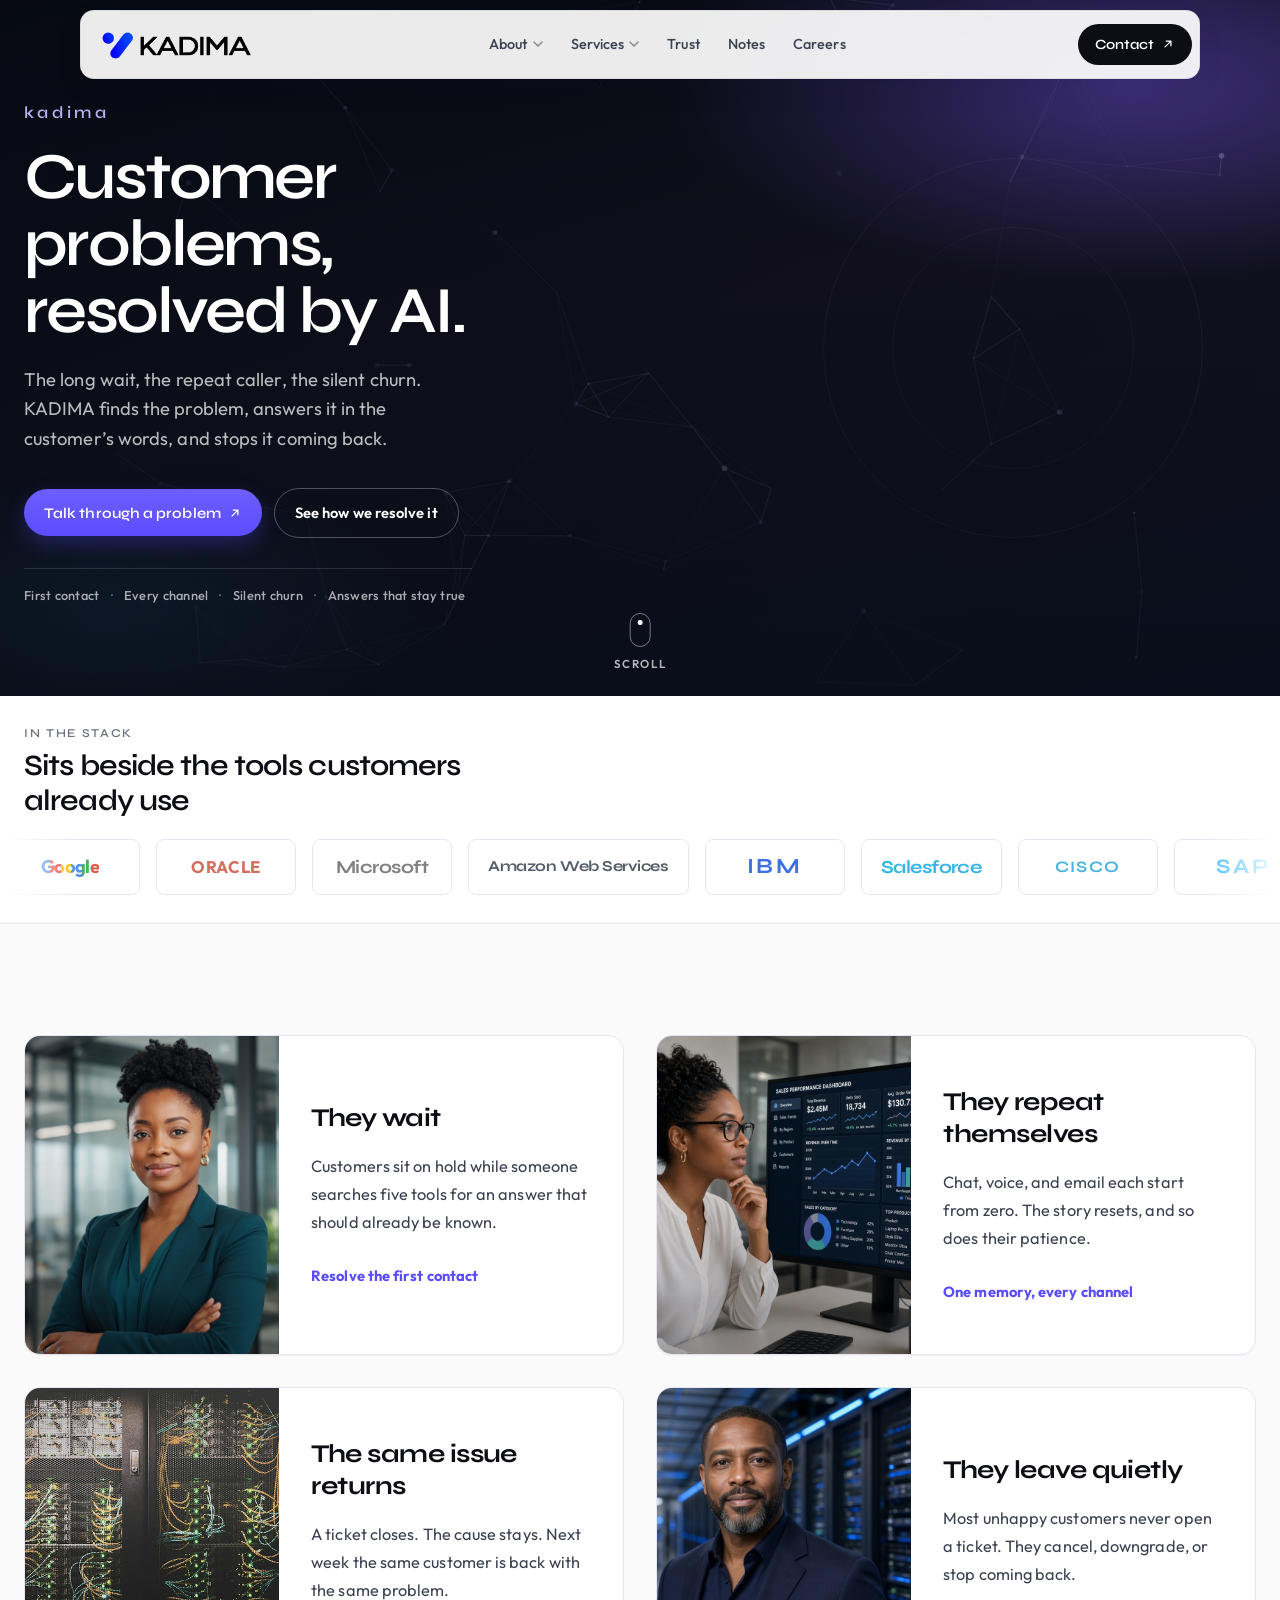
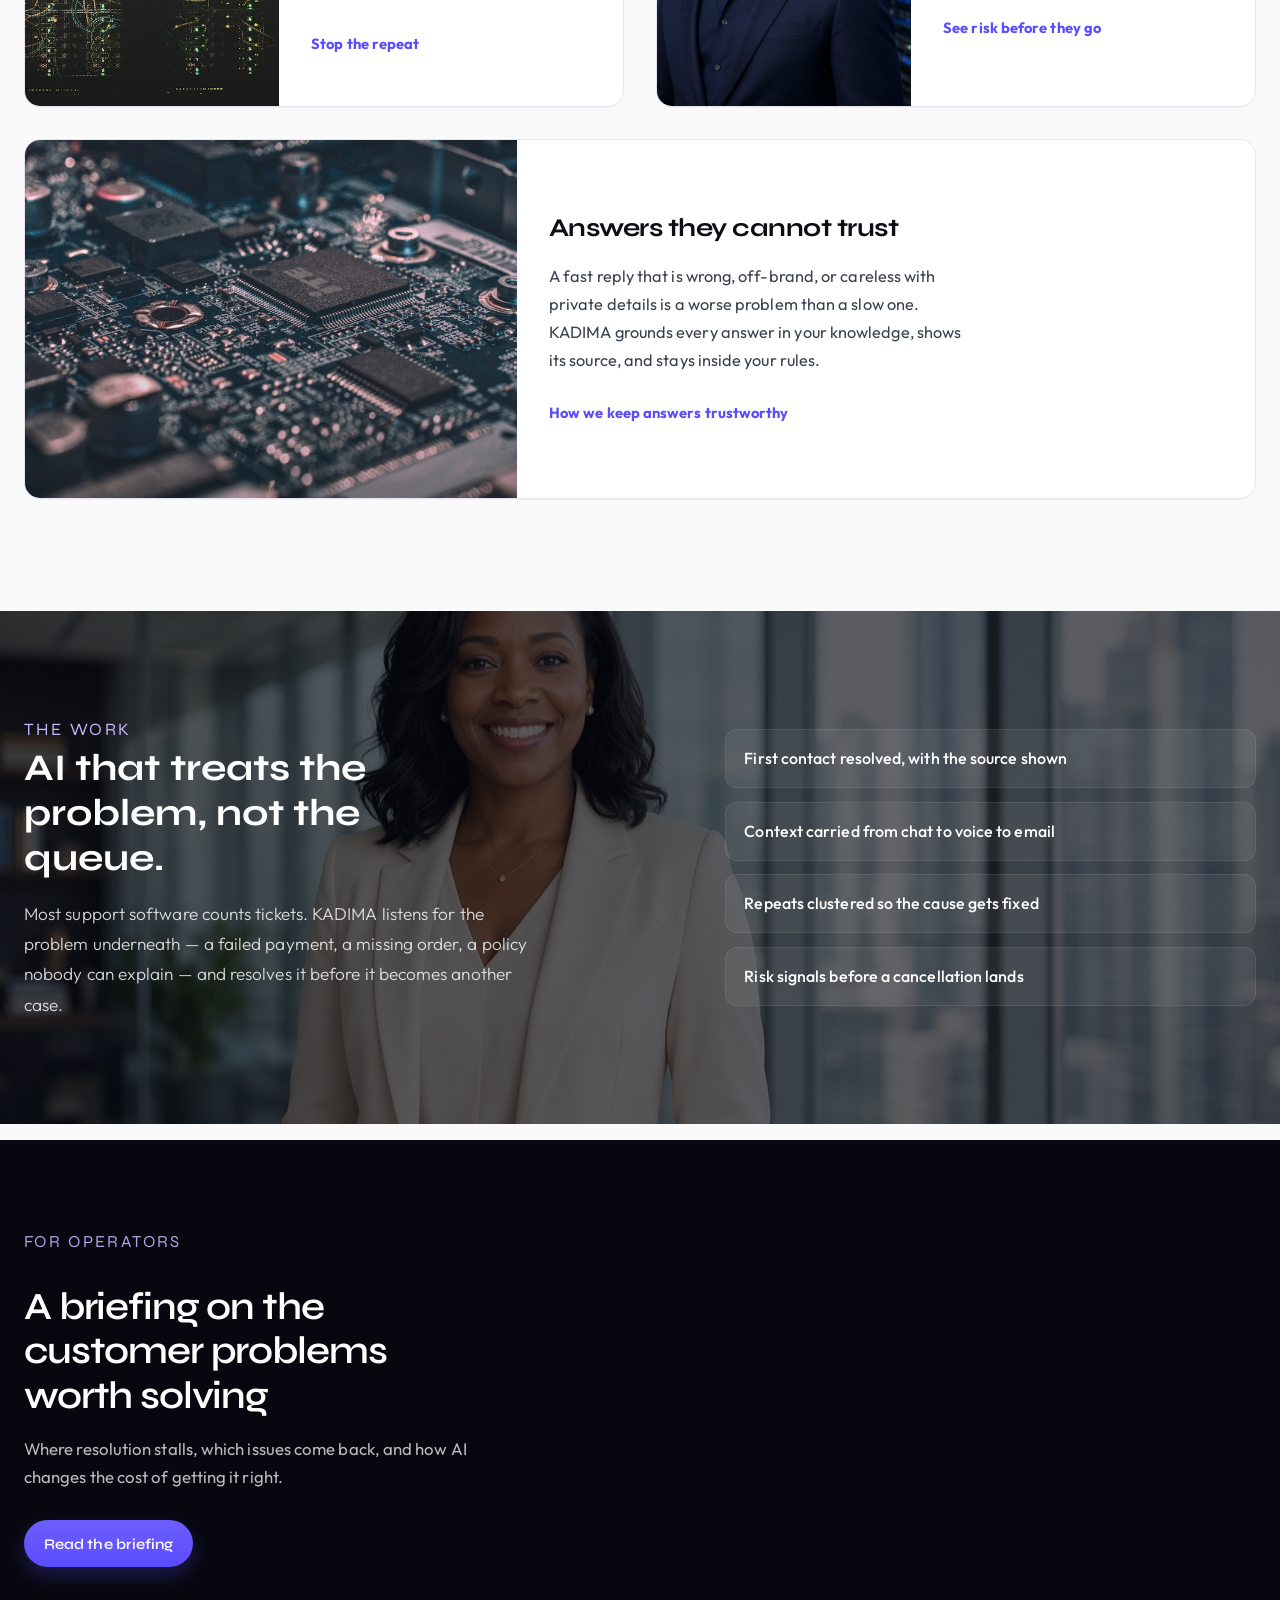
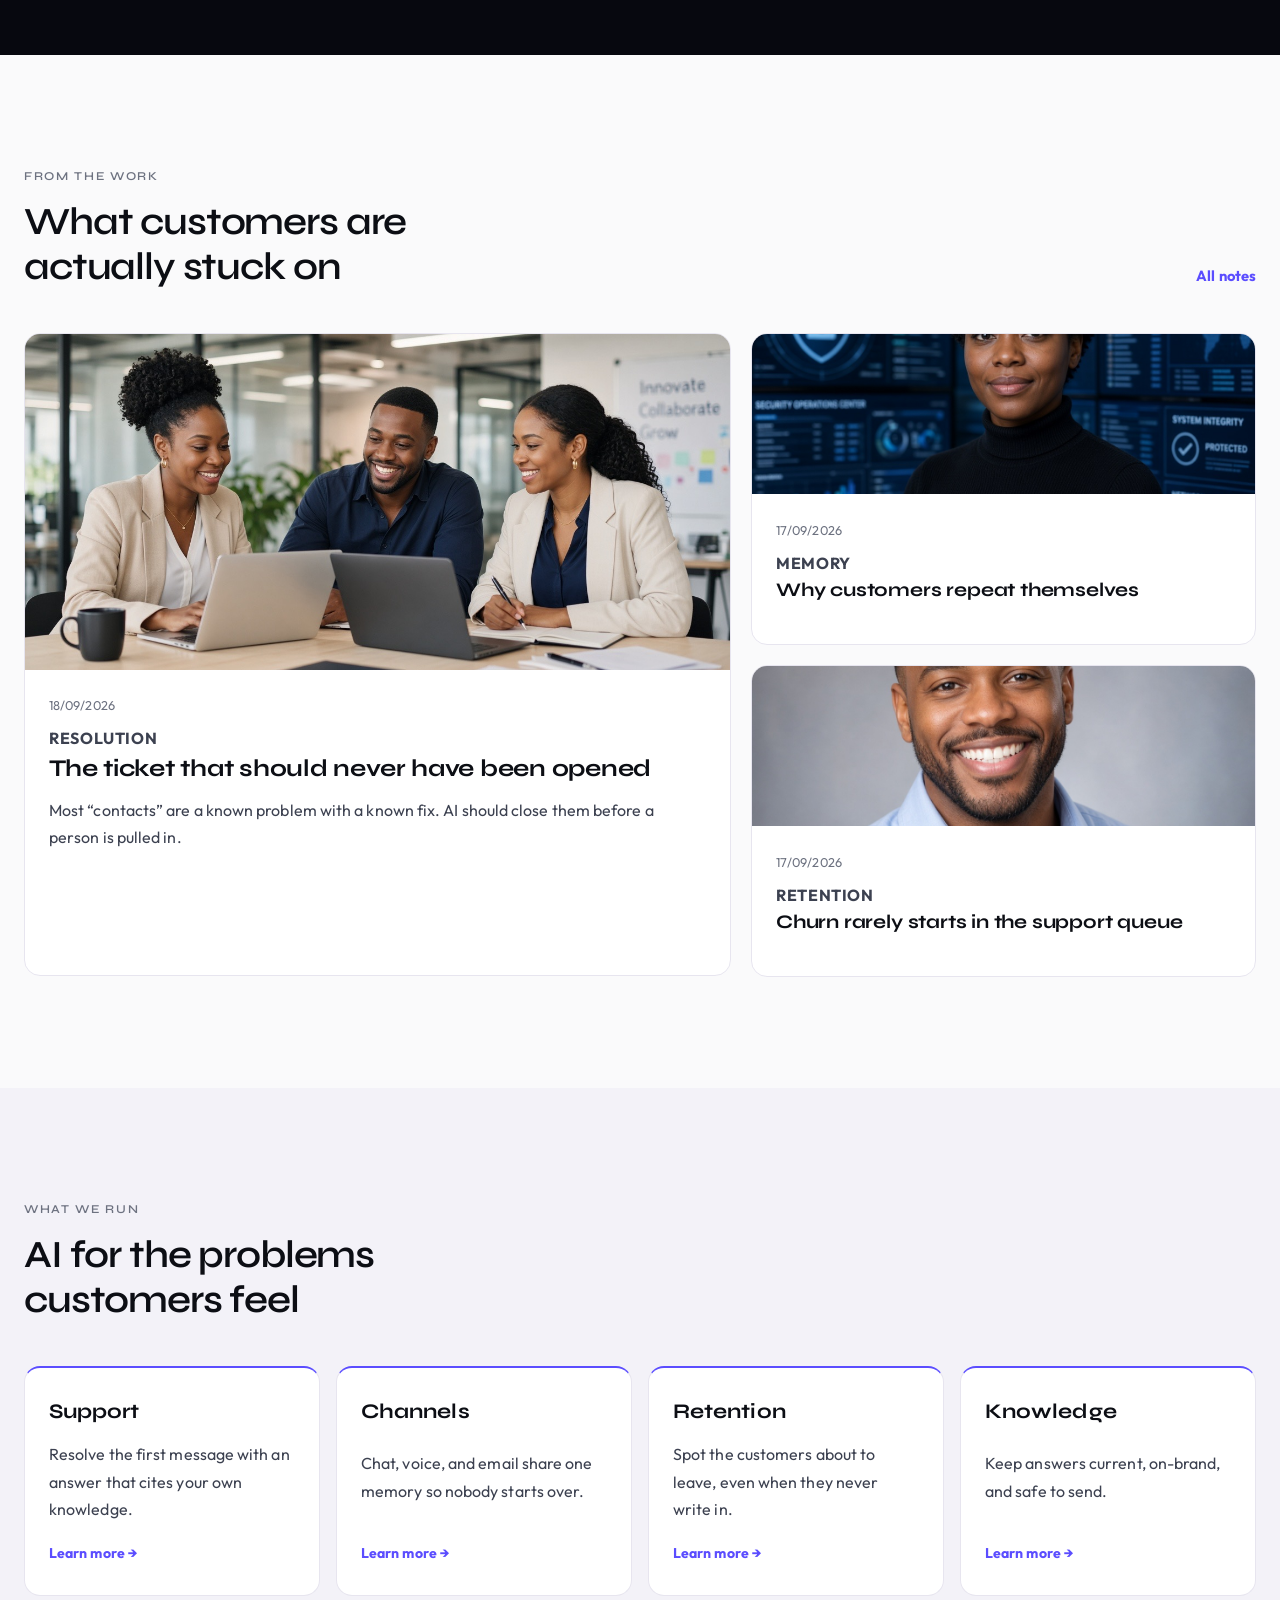
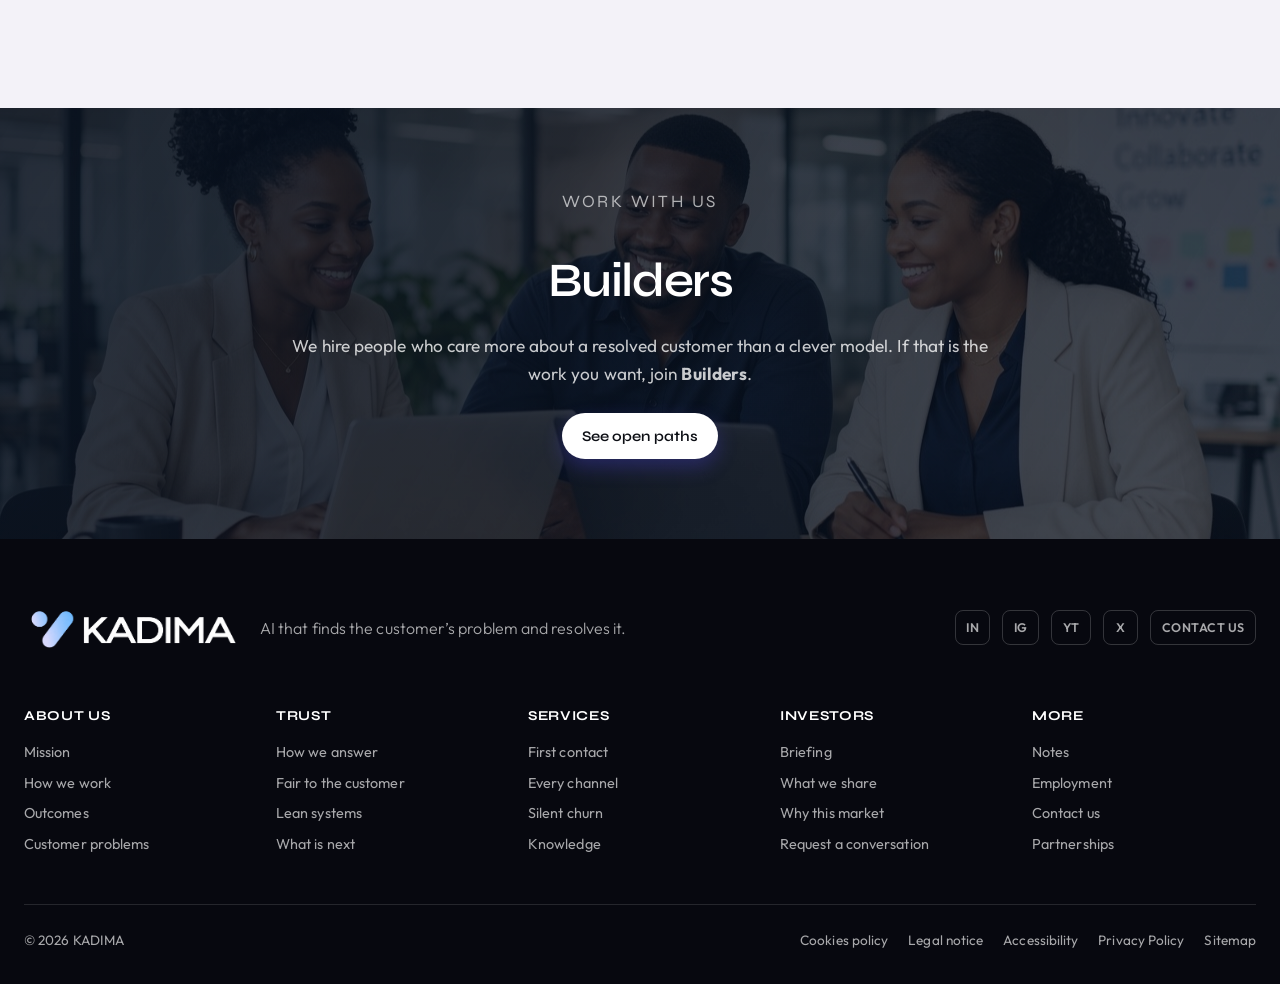
<file: index.html>
<!DOCTYPE html>
<html lang="en">
  <head>
    <meta charset="UTF-8" />
    <meta name="viewport" content="width=device-width, initial-scale=1.0" />
    <title>KADIMA — AI that resolves customer problems</title>
    <meta
      name="description"
      content="KADIMA builds AI that finds customer problems early and resolves them — across chat, voice, and email — without making people repeat themselves."
    />
    <link rel="preconnect" href="https://fonts.googleapis.com" />
    <link rel="preconnect" href="https://fonts.gstatic.com" crossorigin />
    <link href="https://fonts.googleapis.com/css2?family=Outfit:wght@300;400;500;600;700&family=Syne:wght@500;600;700&display=swap" rel="stylesheet" />
    <link rel="stylesheet" href="styles.css" />
  </head>
  <body>
    <div data-header></div>

    <main>
      <section class="hero">
        <div class="hero-media" aria-hidden="true">
          <span class="hero-glow hero-glow--a"></span>
          <span class="hero-glow hero-glow--b"></span>
          <span class="hero-ring"></span>
        </div>
        <div id="particles-js" class="hero-particles" aria-hidden="true"></div>
        <div class="hero-overlay"></div>
        <div class="hero-shell">
          <div class="hero-content">
            <p class="hero-brand">KADIMA</p>
            <h1>
              <span class="hero-line">Customer problems,</span>
              <span class="hero-line">resolved by AI.</span>
            </h1>
            <p class="hero-lede">
              The long wait, the repeat caller, the silent churn. KADIMA finds the
              problem, answers it in the customer’s words, and stops it coming back.
            </p>
            <div class="hero-actions">
              <a class="btn-primary hero-btn" href="contact.html">
                Talk through a problem
                <svg width="14" height="14" viewBox="0 0 24 24" fill="none" aria-hidden="true">
                  <path d="M7 17L17 7M17 7H9M17 7v8" stroke="currentColor" stroke-width="2.2" stroke-linecap="round" stroke-linejoin="round"/>
                </svg>
              </a>
              <a class="hero-btn-ghost" href="services.html">See how we resolve it</a>
            </div>
            <p class="hero-markets" aria-label="Customer problems we work on">
              <a href="services.html#support">First contact</a>
              <span aria-hidden="true">·</span>
              <a href="services.html#channels">Every channel</a>
              <span aria-hidden="true">·</span>
              <a href="services.html#success">Silent churn</a>
              <span aria-hidden="true">·</span>
              <a href="services.html#knowledge">Answers that stay true</a>
            </p>
          </div>
        </div>
        <a class="hero-scroll" href="#problems" aria-label="Scroll to content">
          <span></span>
          Scroll
        </a>
      </section>

      <section class="partners" id="partners" aria-label="Platforms we work with">
        <div class="partners-layout">
          <div class="partners-head">
            <p class="eyebrow">In the stack</p>
            <h2>Sits beside the tools customers already use</h2>
          </div>
          <div class="partners-marquee" aria-hidden="true">
            <div class="partners-track">
              <div class="partner-logo"><span class="pl pl-google">Google</span></div>
              <div class="partner-logo"><span class="pl pl-oracle">Oracle</span></div>
              <div class="partner-logo"><span class="pl pl-microsoft">Microsoft</span></div>
              <div class="partner-logo"><span class="pl pl-aws">Amazon Web Services</span></div>
              <div class="partner-logo"><span class="pl pl-ibm">IBM</span></div>
              <div class="partner-logo"><span class="pl pl-salesforce">Salesforce</span></div>
              <div class="partner-logo"><span class="pl pl-cisco">Cisco</span></div>
              <div class="partner-logo"><span class="pl pl-sap">SAP</span></div>
              <div class="partner-logo"><span class="pl pl-meta">Meta</span></div>
              <div class="partner-logo"><span class="pl pl-nvidia">NVIDIA</span></div>
              <div class="partner-logo"><span class="pl pl-accenture">Accenture</span></div>
              <div class="partner-logo"><span class="pl pl-deloitte">Deloitte</span></div>
              <div class="partner-logo"><span class="pl pl-stripe">Stripe</span></div>
              <div class="partner-logo"><span class="pl pl-adobe">Adobe</span></div>
              <div class="partner-logo"><span class="pl pl-intel">Intel</span></div>
              <div class="partner-logo"><span class="pl pl-atlassian">Atlassian</span></div>
              <div class="partner-logo"><span class="pl pl-google">Google</span></div>
              <div class="partner-logo"><span class="pl pl-oracle">Oracle</span></div>
              <div class="partner-logo"><span class="pl pl-microsoft">Microsoft</span></div>
              <div class="partner-logo"><span class="pl pl-aws">Amazon Web Services</span></div>
              <div class="partner-logo"><span class="pl pl-ibm">IBM</span></div>
              <div class="partner-logo"><span class="pl pl-salesforce">Salesforce</span></div>
              <div class="partner-logo"><span class="pl pl-cisco">Cisco</span></div>
              <div class="partner-logo"><span class="pl pl-sap">SAP</span></div>
              <div class="partner-logo"><span class="pl pl-meta">Meta</span></div>
              <div class="partner-logo"><span class="pl pl-nvidia">NVIDIA</span></div>
              <div class="partner-logo"><span class="pl pl-accenture">Accenture</span></div>
              <div class="partner-logo"><span class="pl pl-deloitte">Deloitte</span></div>
              <div class="partner-logo"><span class="pl pl-stripe">Stripe</span></div>
              <div class="partner-logo"><span class="pl pl-adobe">Adobe</span></div>
              <div class="partner-logo"><span class="pl pl-intel">Intel</span></div>
              <div class="partner-logo"><span class="pl pl-atlassian">Atlassian</span></div>
            </div>
          </div>
        </div>
      </section>

      <section class="pillars" id="problems">
        <article class="pillar">
          <div class="pillar-visual pillar-visual--1" aria-hidden="true"></div>
          <div class="pillar-body">
            <h2>They wait</h2>
            <p>
              Customers sit on hold while someone searches five tools for an answer
              that should already be known.
            </p>
            <a class="text-link" href="services.html#support">Resolve the first contact</a>
          </div>
        </article>
        <article class="pillar">
          <div class="pillar-visual pillar-visual--2" aria-hidden="true"></div>
          <div class="pillar-body">
            <h2>They repeat themselves</h2>
            <p>
              Chat, voice, and email each start from zero. The story resets, and so does their patience.
            </p>
            <a class="text-link" href="services.html#channels">One memory, every channel</a>
          </div>
        </article>
        <article class="pillar">
          <div class="pillar-visual pillar-visual--3" aria-hidden="true"></div>
          <div class="pillar-body">
            <h2>The same issue returns</h2>
            <p>
              A ticket closes. The cause stays. Next week the same customer is back with the same problem.
            </p>
            <a class="text-link" href="services.html#knowledge">Stop the repeat</a>
          </div>
        </article>
        <article class="pillar">
          <div class="pillar-visual pillar-visual--4" aria-hidden="true"></div>
          <div class="pillar-body">
            <h2>They leave quietly</h2>
            <p>
              Most unhappy customers never open a ticket. They cancel, downgrade, or stop coming back.
            </p>
            <a class="text-link" href="services.html#success">See risk before they go</a>
          </div>
        </article>
        <article class="pillar pillar--wide">
          <div class="pillar-visual pillar-visual--5" aria-hidden="true"></div>
          <div class="pillar-body">
            <h2>Answers they cannot trust</h2>
            <p>
              A fast reply that is wrong, off-brand, or careless with private details is a worse problem than a slow one.
              KADIMA grounds every answer in your knowledge, shows its source, and stays inside your rules.
            </p>
            <a class="text-link" href="sustainability.html#trust">How we keep answers trustworthy</a>
          </div>
        </article>
      </section>

      <section class="uganda-banner" id="approach">
        <div class="uganda-banner-inner">
          <div>
            <p class="eyebrow" style="color: #c4b5fd">The work</p>
            <h2>AI that treats the problem, not the queue.</h2>
            <p>
              Most support software counts tickets. KADIMA listens for the problem underneath —
              a failed payment, a missing order, a policy nobody can explain — and resolves it
              before it becomes another case.
            </p>
          </div>
          <ul class="market-list">
            <li>First contact resolved, with the source shown</li>
            <li>Context carried from chat to voice to email</li>
            <li>Repeats clustered so the cause gets fixed</li>
            <li>Risk signals before a cancellation lands</li>
          </ul>
        </div>
      </section>

      <section class="feature-banner">
        <div class="feature-banner-inner">
          <p class="eyebrow">For operators</p>
          <h2>A briefing on the customer problems worth solving</h2>
          <p>
            Where resolution stalls, which issues come back, and how AI changes the cost of getting it right.
          </p>
          <a class="btn-primary" href="investors.html">Read the briefing</a>
        </div>
      </section>

      <section class="news">
        <div class="section-head">
          <div>
            <p class="eyebrow">From the work</p>
            <h2>What customers are actually stuck on</h2>
          </div>
          <a class="text-link" href="news.html">All notes</a>
        </div>
        <div class="news-grid">
          <article class="news-card news-card--featured">
            <div class="news-image news-image--1" aria-hidden="true"></div>
            <div class="news-body">
              <time datetime="2026-09-18">18/09/2026</time>
              <p class="news-cat">Resolution</p>
              <h3>The ticket that should never have been opened</h3>
              <p>Most “contacts” are a known problem with a known fix. AI should close them before a person is pulled in.</p>
            </div>
          </article>
          <article class="news-card">
            <div class="news-image news-image--2" aria-hidden="true"></div>
            <div class="news-body">
              <time datetime="2026-09-17">17/09/2026</time>
              <p class="news-cat">Memory</p>
              <h3>Why customers repeat themselves</h3>
            </div>
          </article>
          <article class="news-card">
            <div class="news-image news-image--3" aria-hidden="true"></div>
            <div class="news-body">
              <time datetime="2026-09-17">17/09/2026</time>
              <p class="news-cat">Retention</p>
              <h3>Churn rarely starts in the support queue</h3>
            </div>
          </article>
        </div>
      </section>

      <section class="services-band">
        <div class="section-head">
          <div>
            <p class="eyebrow">What we run</p>
            <h2>AI for the problems customers feel</h2>
          </div>
        </div>
        <div class="service-tiles">
          <a class="service-tile" href="services.html#support">
            <h3>Support</h3>
            <p>Resolve the first message with an answer that cites your own knowledge.</p>
            <span>Learn more →</span>
          </a>
          <a class="service-tile" href="services.html#channels">
            <h3>Channels</h3>
            <p>Chat, voice, and email share one memory so nobody starts over.</p>
            <span>Learn more →</span>
          </a>
          <a class="service-tile" href="services.html#success">
            <h3>Retention</h3>
            <p>Spot the customers about to leave, even when they never write in.</p>
            <span>Learn more →</span>
          </a>
          <a class="service-tile" href="services.html#knowledge">
            <h3>Knowledge</h3>
            <p>Keep answers current, on-brand, and safe to send.</p>
            <span>Learn more →</span>
          </a>
        </div>
      </section>

      <section class="careers">
        <div class="careers-inner">
          <p class="eyebrow">Work with us</p>
          <h2>Builders</h2>
          <p>
            We hire people who care more about a resolved customer than a clever model.
            If that is the work you want, join <strong>Builders</strong>.
          </p>
          <a class="btn-primary" href="careers.html">See open paths</a>
        </div>
      </section>
    </main>

    <div data-footer></div>
    <script src="particles.min.js"></script>
    <script src="main.js"></script>
  </body>
</html>
</file>
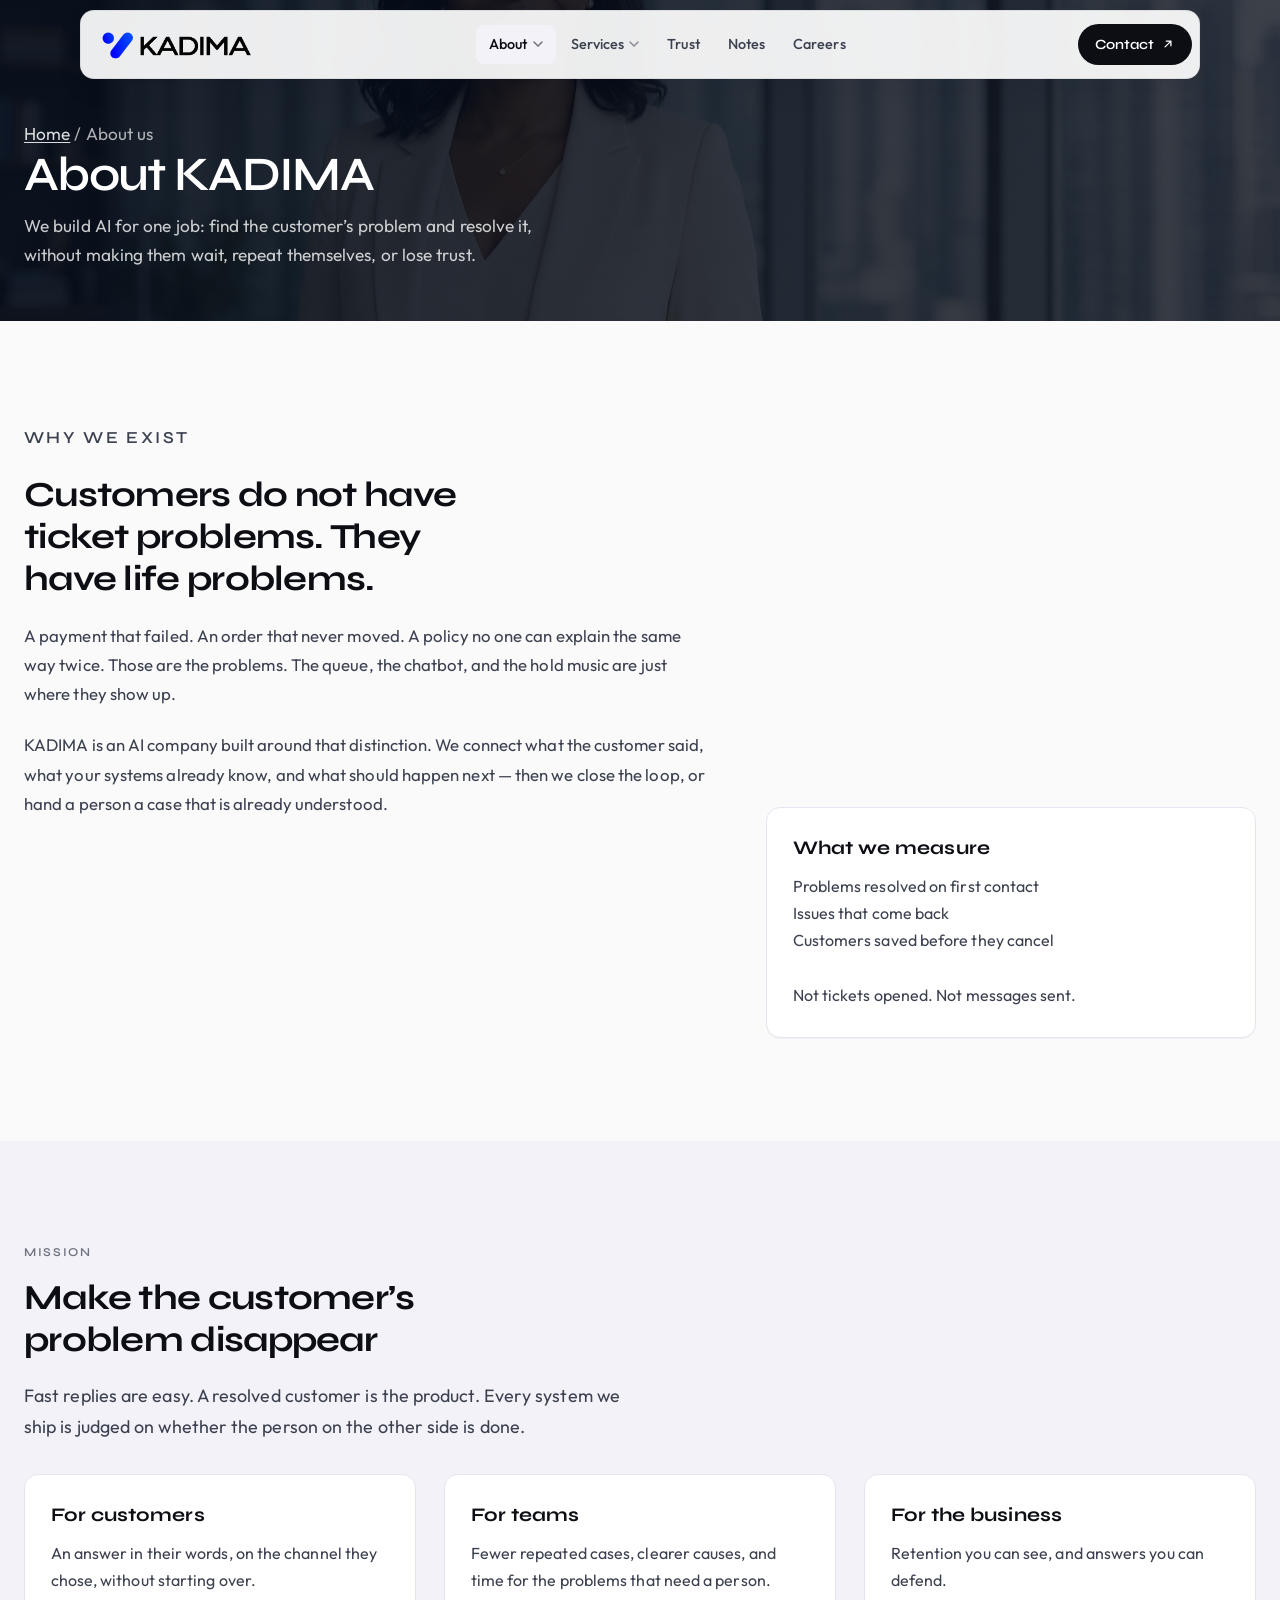
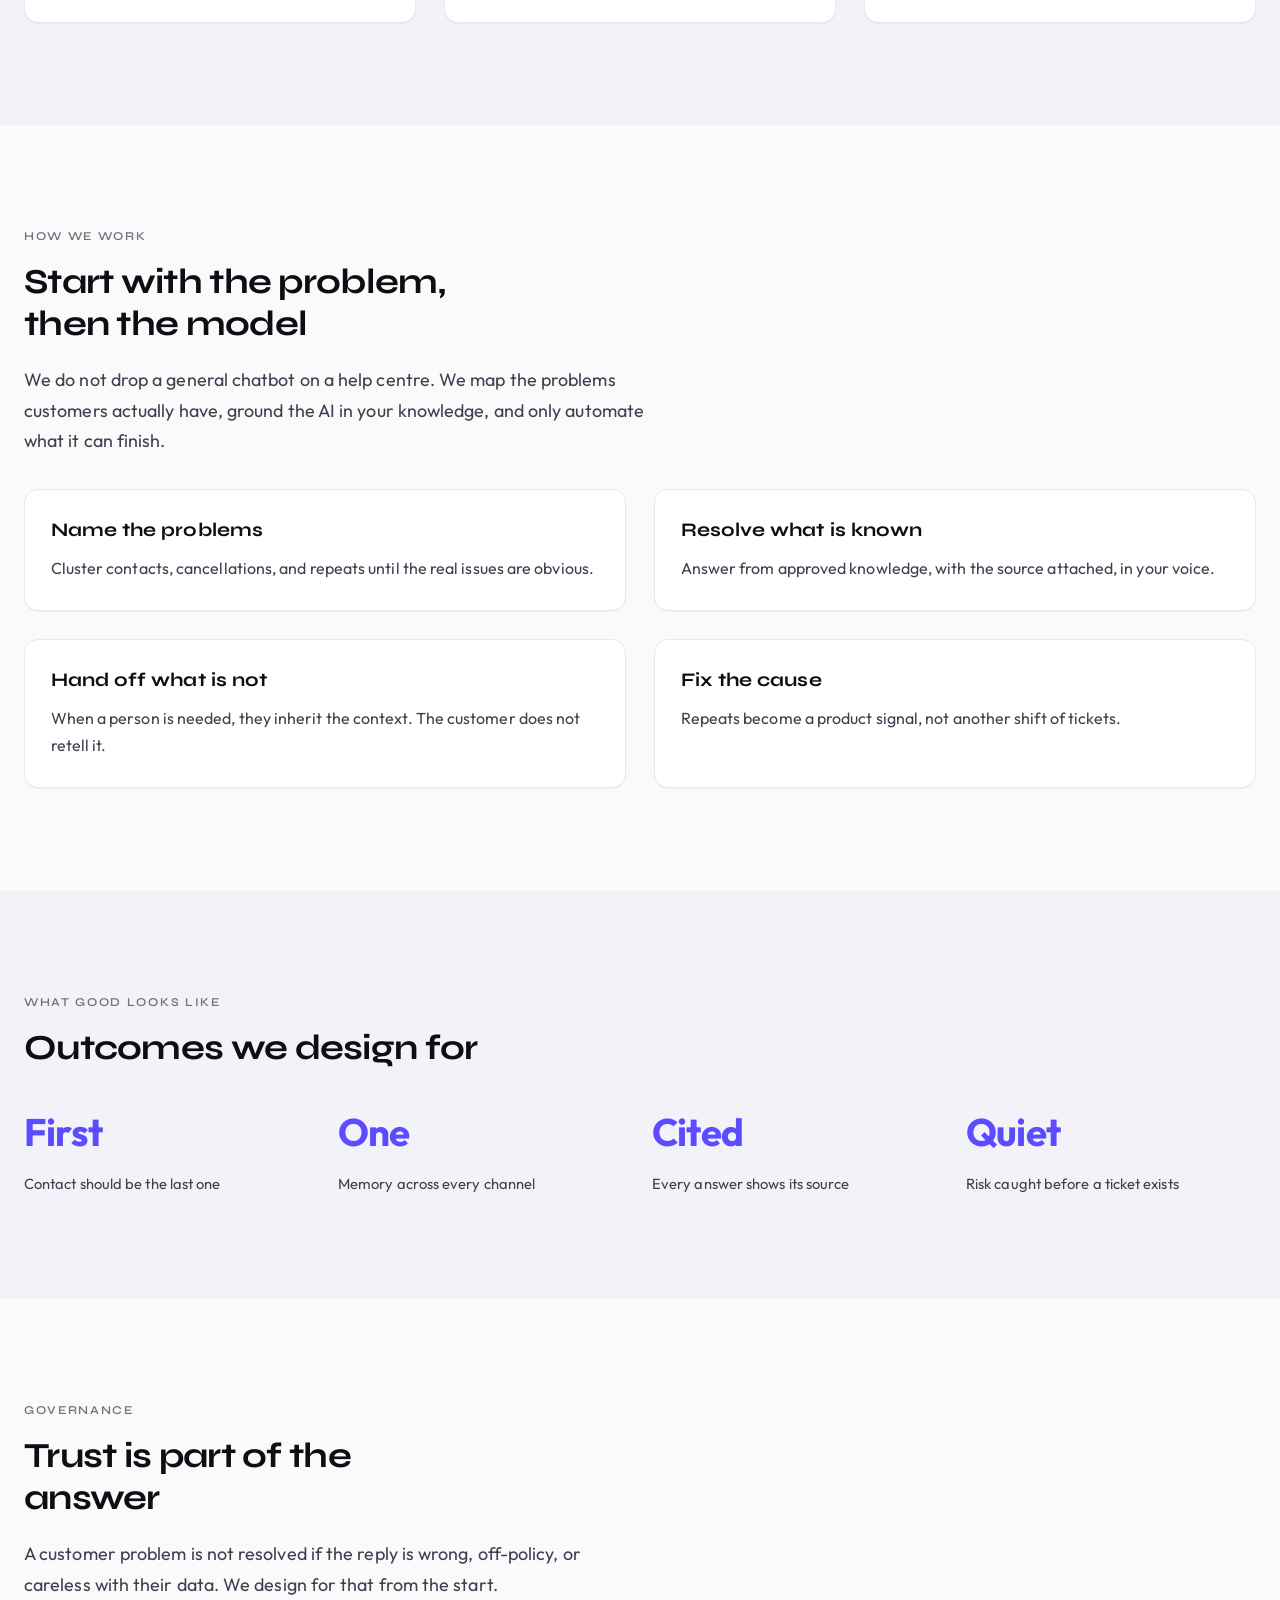
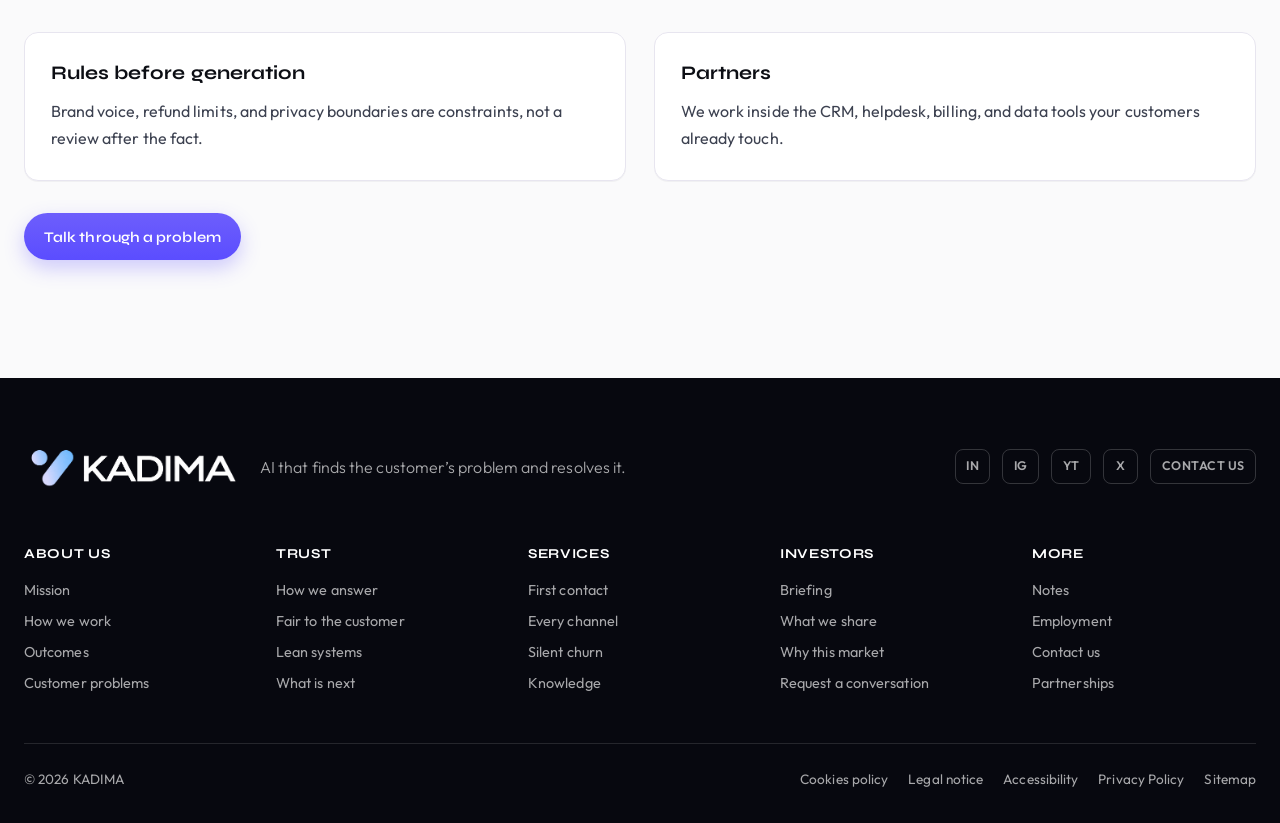
<file: about.html>
<!DOCTYPE html>
<html lang="en">
  <head>
    <meta charset="UTF-8" />
    <meta name="viewport" content="width=device-width, initial-scale=1.0" />
    <title>About us — KADIMA</title>
    <meta name="description" content="KADIMA builds AI that finds and resolves customer problems — slow answers, repeated issues, and silent churn." />
    <link rel="preconnect" href="https://fonts.googleapis.com" />
    <link rel="preconnect" href="https://fonts.gstatic.com" crossorigin />
    <link href="https://fonts.googleapis.com/css2?family=Outfit:wght@300;400;500;600;700&family=Syne:wght@500;600;700&display=swap" rel="stylesheet" />
    <link rel="stylesheet" href="styles.css" />
  </head>
  <body>
    <div data-header></div>

    <main>
      <header class="page-hero page-hero--about">
        <div class="page-hero-inner">
          <p class="breadcrumb"><a href="index.html">Home</a> / About us</p>
          <h1>About KADIMA</h1>
          <p>
            We build AI for one job: find the customer’s problem and resolve it,
            without making them wait, repeat themselves, or lose trust.
          </p>
        </div>
      </header>

      <section class="page-section" id="problems">
        <div class="content-grid">
          <div class="prose">
            <p class="eyebrow">Why we exist</p>
            <h2>Customers do not have ticket problems. They have life problems.</h2>
            <p>
              A payment that failed. An order that never moved. A policy no one can explain
              the same way twice. Those are the problems. The queue, the chatbot, and the
              hold music are just where they show up.
            </p>
            <p>
              KADIMA is an AI company built around that distinction. We connect what the
              customer said, what your systems already know, and what should happen next —
              then we close the loop, or hand a person a case that is already understood.
            </p>
          </div>
          <aside>
            <div class="about-photo" role="img" aria-label="Kampala, Uganda"></div>
            <div class="info-card" style="margin-top: 1rem">
              <h3>What we measure</h3>
              <p>
                Problems resolved on first contact<br />
                Issues that come back<br />
                Customers saved before they cancel<br /><br />
                Not tickets opened. Not messages sent.
              </p>
            </div>
          </aside>
        </div>
      </section>

      <section class="band-alt" id="mission">
        <div class="page-section">
          <p class="eyebrow">Mission</p>
          <h2>Make the customer’s problem disappear</h2>
          <p class="lead">
            Fast replies are easy. A resolved customer is the product. Every system we
            ship is judged on whether the person on the other side is done.
          </p>
          <div class="content-grid content-grid--3">
            <article class="info-card">
              <h3>For customers</h3>
              <p>An answer in their words, on the channel they chose, without starting over.</p>
            </article>
            <article class="info-card">
              <h3>For teams</h3>
              <p>Fewer repeated cases, clearer causes, and time for the problems that need a person.</p>
            </article>
            <article class="info-card">
              <h3>For the business</h3>
              <p>Retention you can see, and answers you can defend.</p>
            </article>
          </div>
        </div>
      </section>

      <section class="page-section" id="strategy">
        <p class="eyebrow">How we work</p>
        <h2>Start with the problem, then the model</h2>
        <p class="lead">
          We do not drop a general chatbot on a help centre. We map the problems customers
          actually have, ground the AI in your knowledge, and only automate what it can finish.
        </p>
        <div class="content-grid content-grid--2">
          <article class="info-card">
            <h3>Name the problems</h3>
            <p>Cluster contacts, cancellations, and repeats until the real issues are obvious.</p>
          </article>
          <article class="info-card">
            <h3>Resolve what is known</h3>
            <p>Answer from approved knowledge, with the source attached, in your voice.</p>
          </article>
          <article class="info-card">
            <h3>Hand off what is not</h3>
            <p>When a person is needed, they inherit the context. The customer does not retell it.</p>
          </article>
          <article class="info-card">
            <h3>Fix the cause</h3>
            <p>Repeats become a product signal, not another shift of tickets.</p>
          </article>
        </div>
      </section>

      <section class="band-alt" id="data">
        <div class="page-section">
          <p class="eyebrow">What good looks like</p>
          <h2>Outcomes we design for</h2>
          <div class="data-grid" style="padding: 0; margin-top: 2rem">
            <div>
              <strong>First</strong>
              <span>Contact should be the last one</span>
            </div>
            <div>
              <strong>One</strong>
              <span>Memory across every channel</span>
            </div>
            <div>
              <strong>Cited</strong>
              <span>Every answer shows its source</span>
            </div>
            <div>
              <strong>Quiet</strong>
              <span>Risk caught before a ticket exists</span>
            </div>
          </div>
        </div>
      </section>

      <section class="page-section" id="ethics">
        <p class="eyebrow">Governance</p>
        <h2>Trust is part of the answer</h2>
        <p class="lead">
          A customer problem is not resolved if the reply is wrong, off-policy, or careless
          with their data. We design for that from the start.
        </p>
        <div class="content-grid content-grid--2" id="partners">
          <article class="info-card">
            <h3>Rules before generation</h3>
            <p>Brand voice, refund limits, and privacy boundaries are constraints, not a review after the fact.</p>
          </article>
          <article class="info-card">
            <h3>Partners</h3>
            <p>We work inside the CRM, helpdesk, billing, and data tools your customers already touch.</p>
          </article>
        </div>
        <p style="margin-top: 2rem">
          <a class="btn-primary" href="contact.html">Talk through a problem</a>
        </p>
      </section>
    </main>

    <div data-footer></div>
    <script src="main.js"></script>
  </body>
</html>
</file>
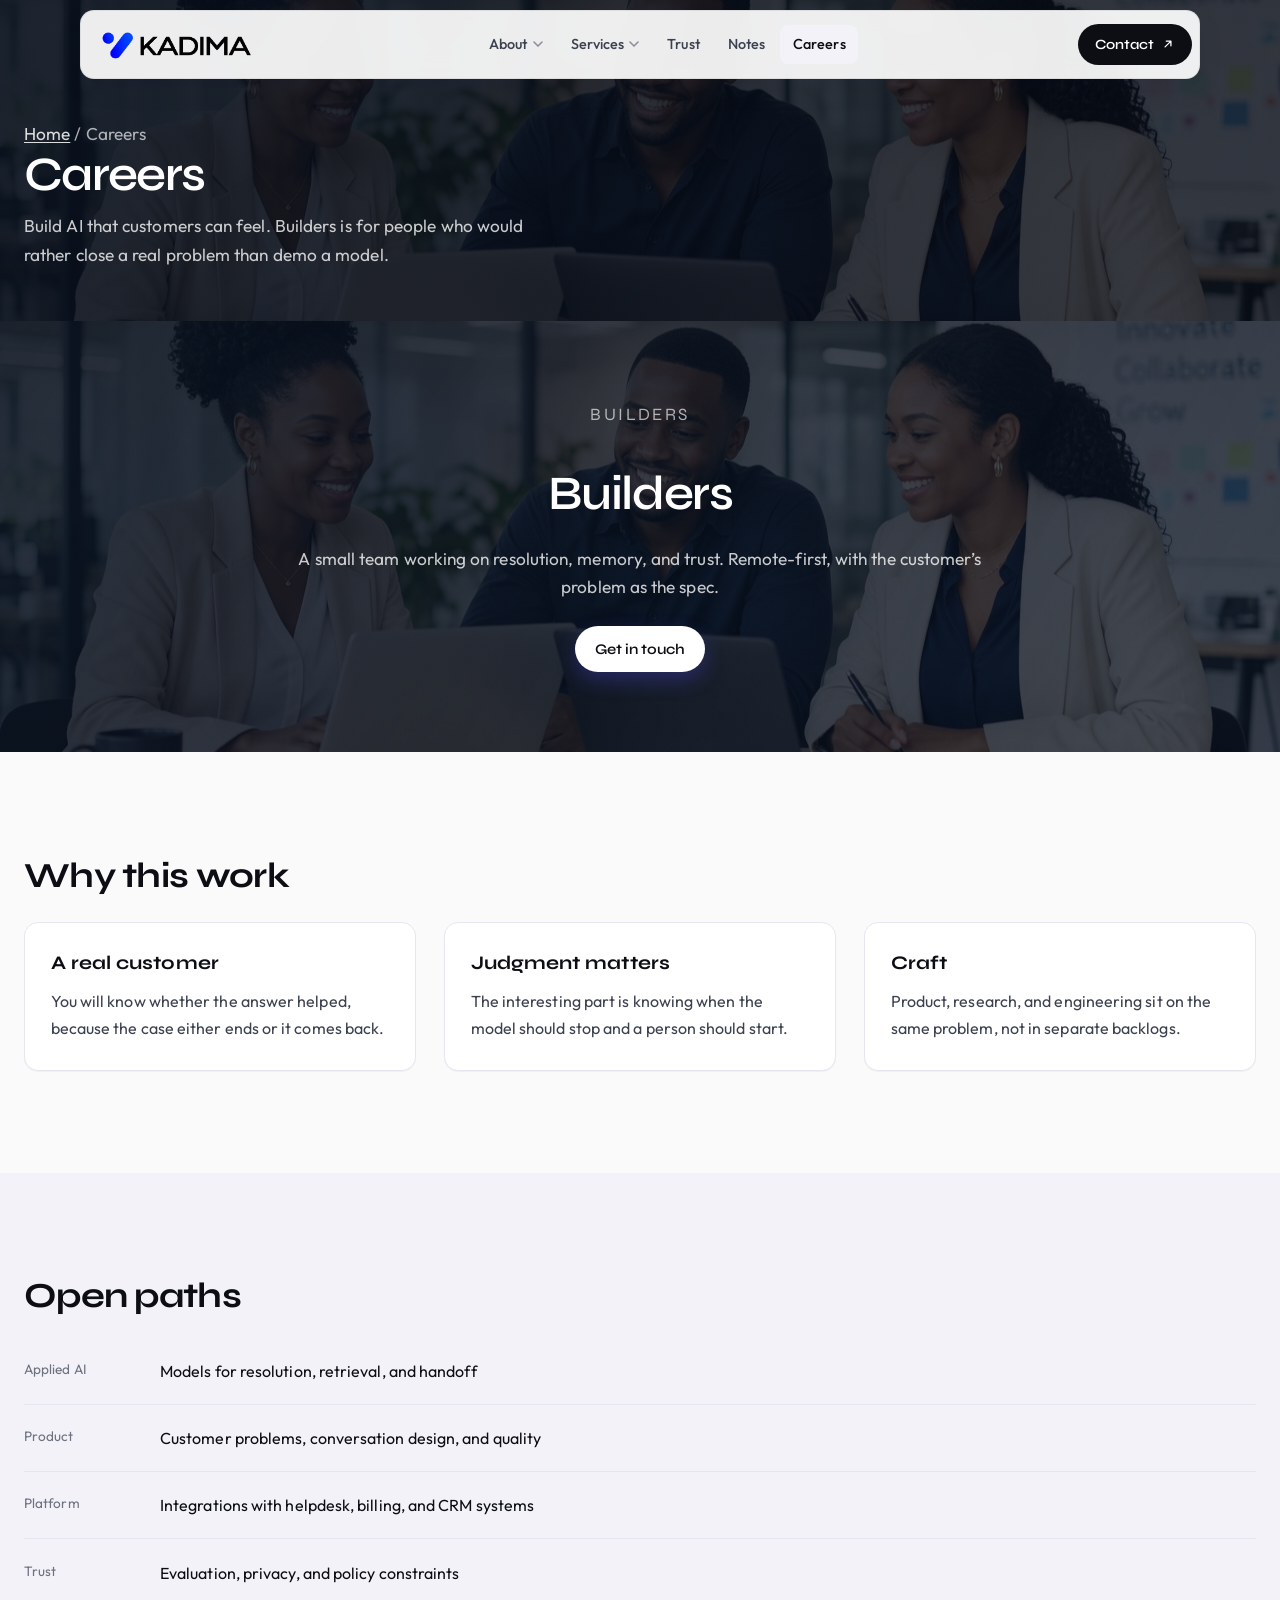
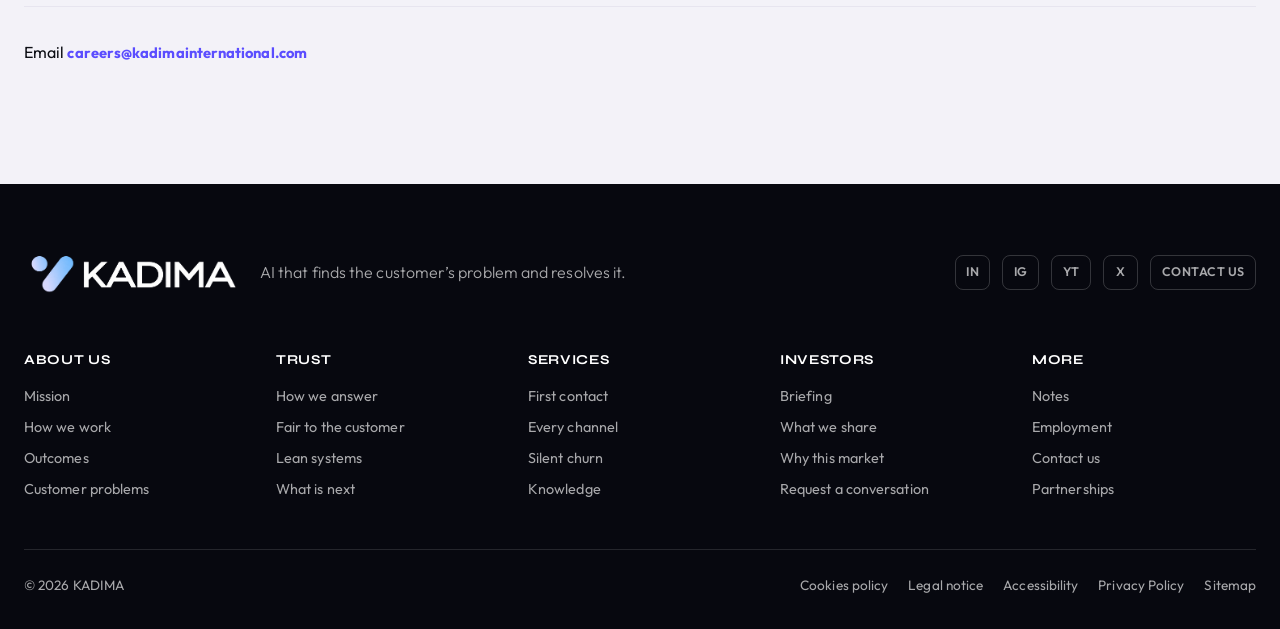
<file: careers.html>
<!DOCTYPE html>
<html lang="en">
  <head>
    <meta charset="UTF-8" />
    <meta name="viewport" content="width=device-width, initial-scale=1.0" />
    <title>Careers — KADIMA</title>
    <meta name="description" content="Careers at KADIMA — build AI that resolves real customer problems, from first contact to silent churn." />
    <link rel="preconnect" href="https://fonts.googleapis.com" />
    <link rel="preconnect" href="https://fonts.gstatic.com" crossorigin />
    <link href="https://fonts.googleapis.com/css2?family=Outfit:wght@300;400;500;600;700&family=Syne:wght@500;600;700&display=swap" rel="stylesheet" />
    <link rel="stylesheet" href="styles.css" />
  </head>
  <body>
    <div data-header></div>

    <main>
      <header class="page-hero page-hero--careers">
        <div class="page-hero-inner">
          <p class="breadcrumb"><a href="index.html">Home</a> / Careers</p>
          <h1>Careers</h1>
          <p>
            Build AI that customers can feel. Builders is for people who would rather
            close a real problem than demo a model.
          </p>
        </div>
      </header>

      <section class="careers" style="margin: 0">
        <div class="careers-inner">
          <p class="eyebrow">Builders</p>
          <h2>Builders</h2>
          <p>
            A small team working on resolution, memory, and trust.
            Remote-first, with the customer’s problem as the spec.
          </p>
          <a class="btn-primary" href="contact.html">Get in touch</a>
        </div>
      </section>

      <section class="page-section">
        <h2>Why this work</h2>
        <div class="content-grid content-grid--3" style="margin-top: 1.5rem">
          <article class="info-card"><h3>A real customer</h3><p>You will know whether the answer helped, because the case either ends or it comes back.</p></article>
          <article class="info-card"><h3>Judgment matters</h3><p>The interesting part is knowing when the model should stop and a person should start.</p></article>
          <article class="info-card"><h3>Craft</h3><p>Product, research, and engineering sit on the same problem, not in separate backlogs.</p></article>
        </div>
      </section>

      <section class="band-alt">
        <div class="page-section">
          <h2>Open paths</h2>
          <ul class="article-list">
            <li><time>Applied AI</time><a href="contact.html">Models for resolution, retrieval, and handoff</a></li>
            <li><time>Product</time><a href="contact.html">Customer problems, conversation design, and quality</a></li>
            <li><time>Platform</time><a href="contact.html">Integrations with helpdesk, billing, and CRM systems</a></li>
            <li><time>Trust</time><a href="contact.html">Evaluation, privacy, and policy constraints</a></li>
          </ul>
          <p style="margin-top: 2rem">
            Email
            <a class="text-link" href="mailto:careers@kadimainternational.com">careers@kadimainternational.com</a>
          </p>
        </div>
      </section>
    </main>

    <div data-footer></div>
    <script src="main.js"></script>
  </body>
</html>
</file>
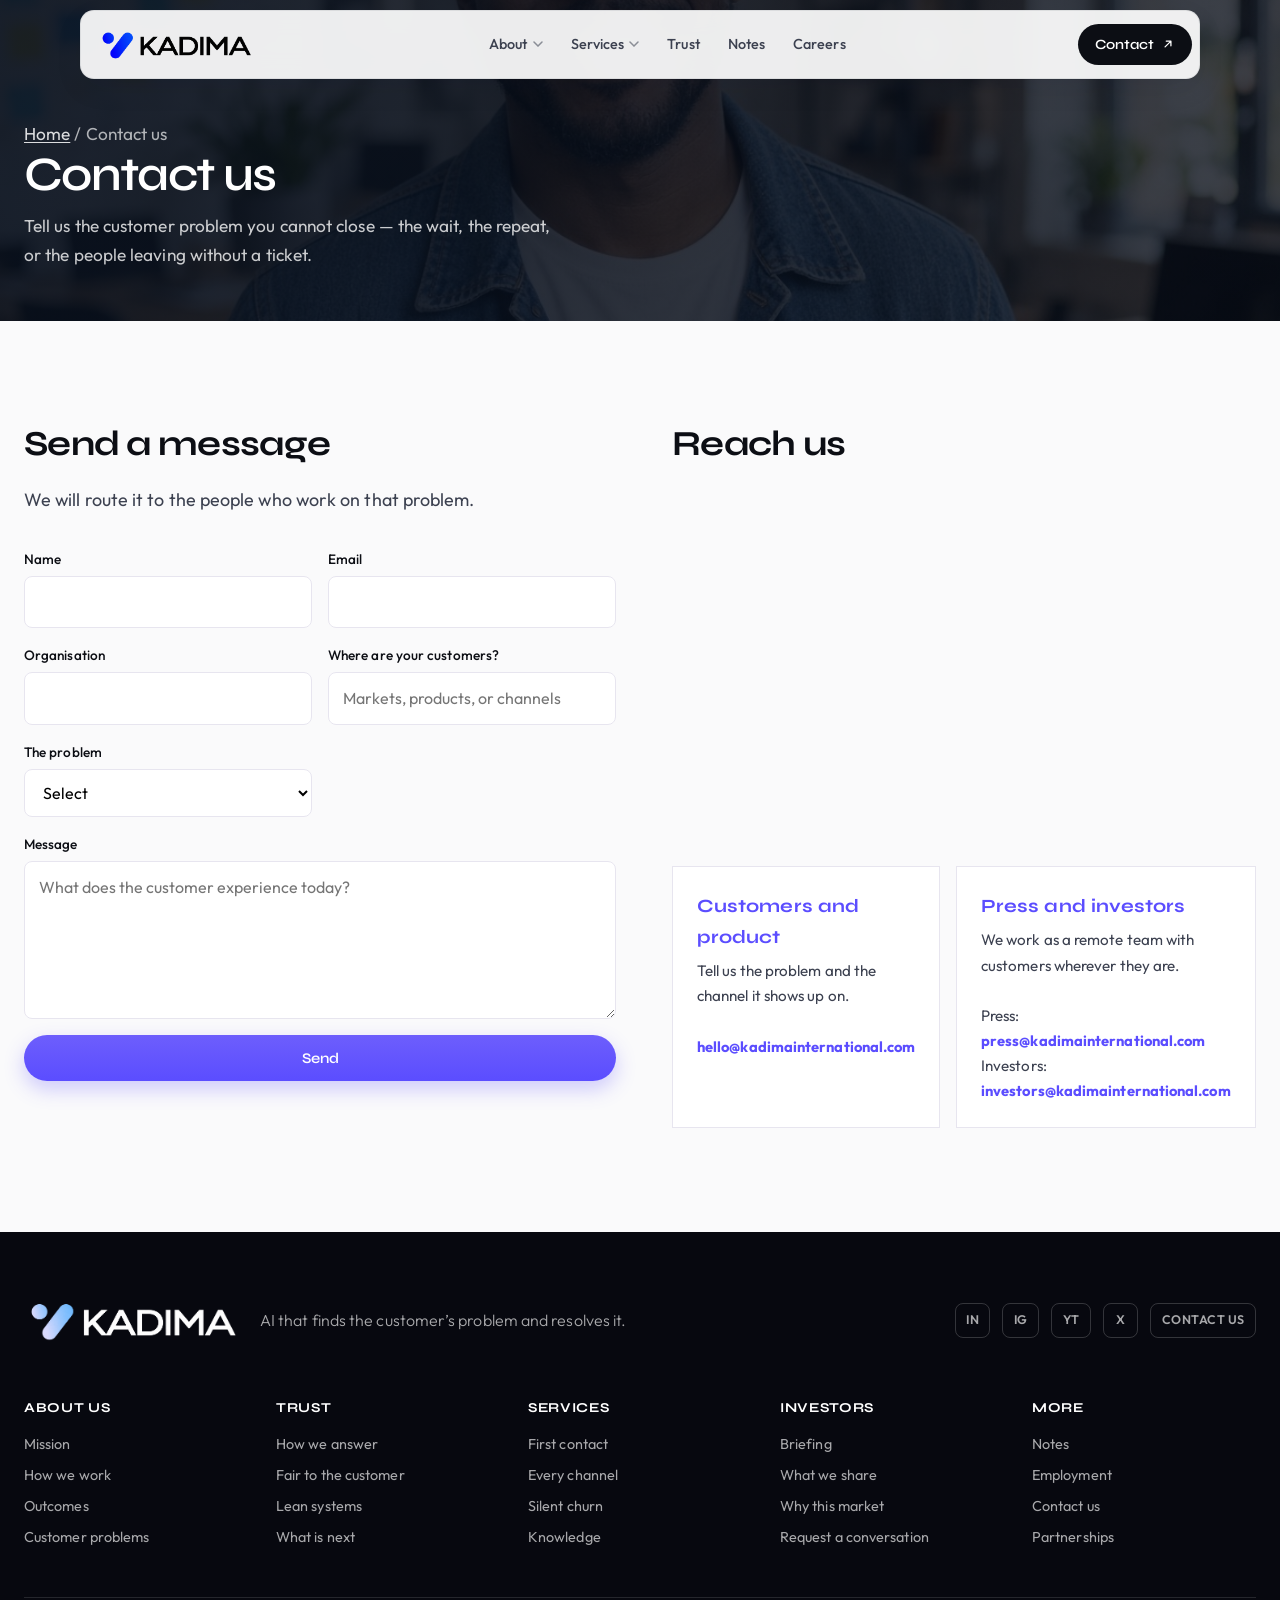
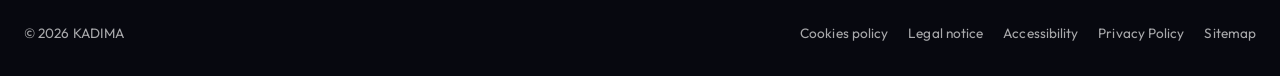
<file: contact.html>
<!DOCTYPE html>
<html lang="en">
  <head>
    <meta charset="UTF-8" />
    <meta name="viewport" content="width=device-width, initial-scale=1.0" />
    <title>Contact us — KADIMA</title>
    <meta name="description" content="Talk to KADIMA about a customer problem — support, retention, channels, press, or careers." />
    <link rel="preconnect" href="https://fonts.googleapis.com" />
    <link rel="preconnect" href="https://fonts.gstatic.com" crossorigin />
    <link href="https://fonts.googleapis.com/css2?family=Outfit:wght@300;400;500;600;700&family=Syne:wght@500;600;700&display=swap" rel="stylesheet" />
    <link rel="stylesheet" href="styles.css" />
  </head>
  <body>
    <div data-header></div>

    <main>
      <header class="page-hero page-hero--contact">
        <div class="page-hero-inner">
          <p class="breadcrumb"><a href="index.html">Home</a> / Contact us</p>
          <h1>Contact us</h1>
          <p>
            Tell us the customer problem you cannot close — the wait, the repeat,
            or the people leaving without a ticket.
          </p>
        </div>
      </header>

      <section class="page-section">
        <div class="content-grid">
          <div>
            <h2>Send a message</h2>
            <p class="lead">We will route it to the people who work on that problem.</p>
            <form class="contact-form" action="#" method="post">
              <label>
                <span>Name</span>
                <input type="text" name="name" required autocomplete="name" />
              </label>
              <label>
                <span>Email</span>
                <input type="email" name="email" required autocomplete="email" />
              </label>
              <label>
                <span>Organisation</span>
                <input type="text" name="org" autocomplete="organization" />
              </label>
              <label>
                <span>Where are your customers?</span>
                <input type="text" name="country" placeholder="Markets, products, or channels" />
              </label>
              <label>
                <span>The problem</span>
                <select name="interest" required>
                  <option value="" disabled selected>Select</option>
                  <option>Customers wait too long</option>
                  <option>They repeat themselves across channels</option>
                  <option>The same issue keeps coming back</option>
                  <option>People leave without contacting us</option>
                  <option>Answers we cannot trust</option>
                  <option>Investors</option>
                  <option>Press</option>
                  <option>Careers</option>
                </select>
              </label>
              <label class="full">
                <span>Message</span>
                <textarea name="message" rows="5" required placeholder="What does the customer experience today?"></textarea>
              </label>
              <button class="btn-primary" type="submit">Send</button>
            </form>
            <p class="form-note" role="status" aria-live="polite"></p>
          </div>

          <div>
            <h2>Reach us</h2>
            <div class="office-photo" role="img" aria-label="Office workspace"></div>
            <div class="content-grid" style="margin-top: 1rem; gap: 1rem">
              <article class="office-card">
                <h3>Customers and product</h3>
                <p>
                  Tell us the problem and the channel it shows up on.<br /><br />
                  <a class="text-link" href="mailto:hello@kadimainternational.com">hello@kadimainternational.com</a>
                </p>
              </article>
              <article class="office-card">
                <h3>Press and investors</h3>
                <p>
                  We work as a remote team with customers wherever they are.<br /><br />
                  Press:
                  <a class="text-link" href="mailto:press@kadimainternational.com">press@kadimainternational.com</a><br />
                  Investors:
                  <a class="text-link" href="mailto:investors@kadimainternational.com">investors@kadimainternational.com</a>
                </p>
              </article>
            </div>
          </div>
        </div>
      </section>
    </main>

    <div data-footer></div>
    <script src="main.js"></script>
  </body>
</html>
</file>
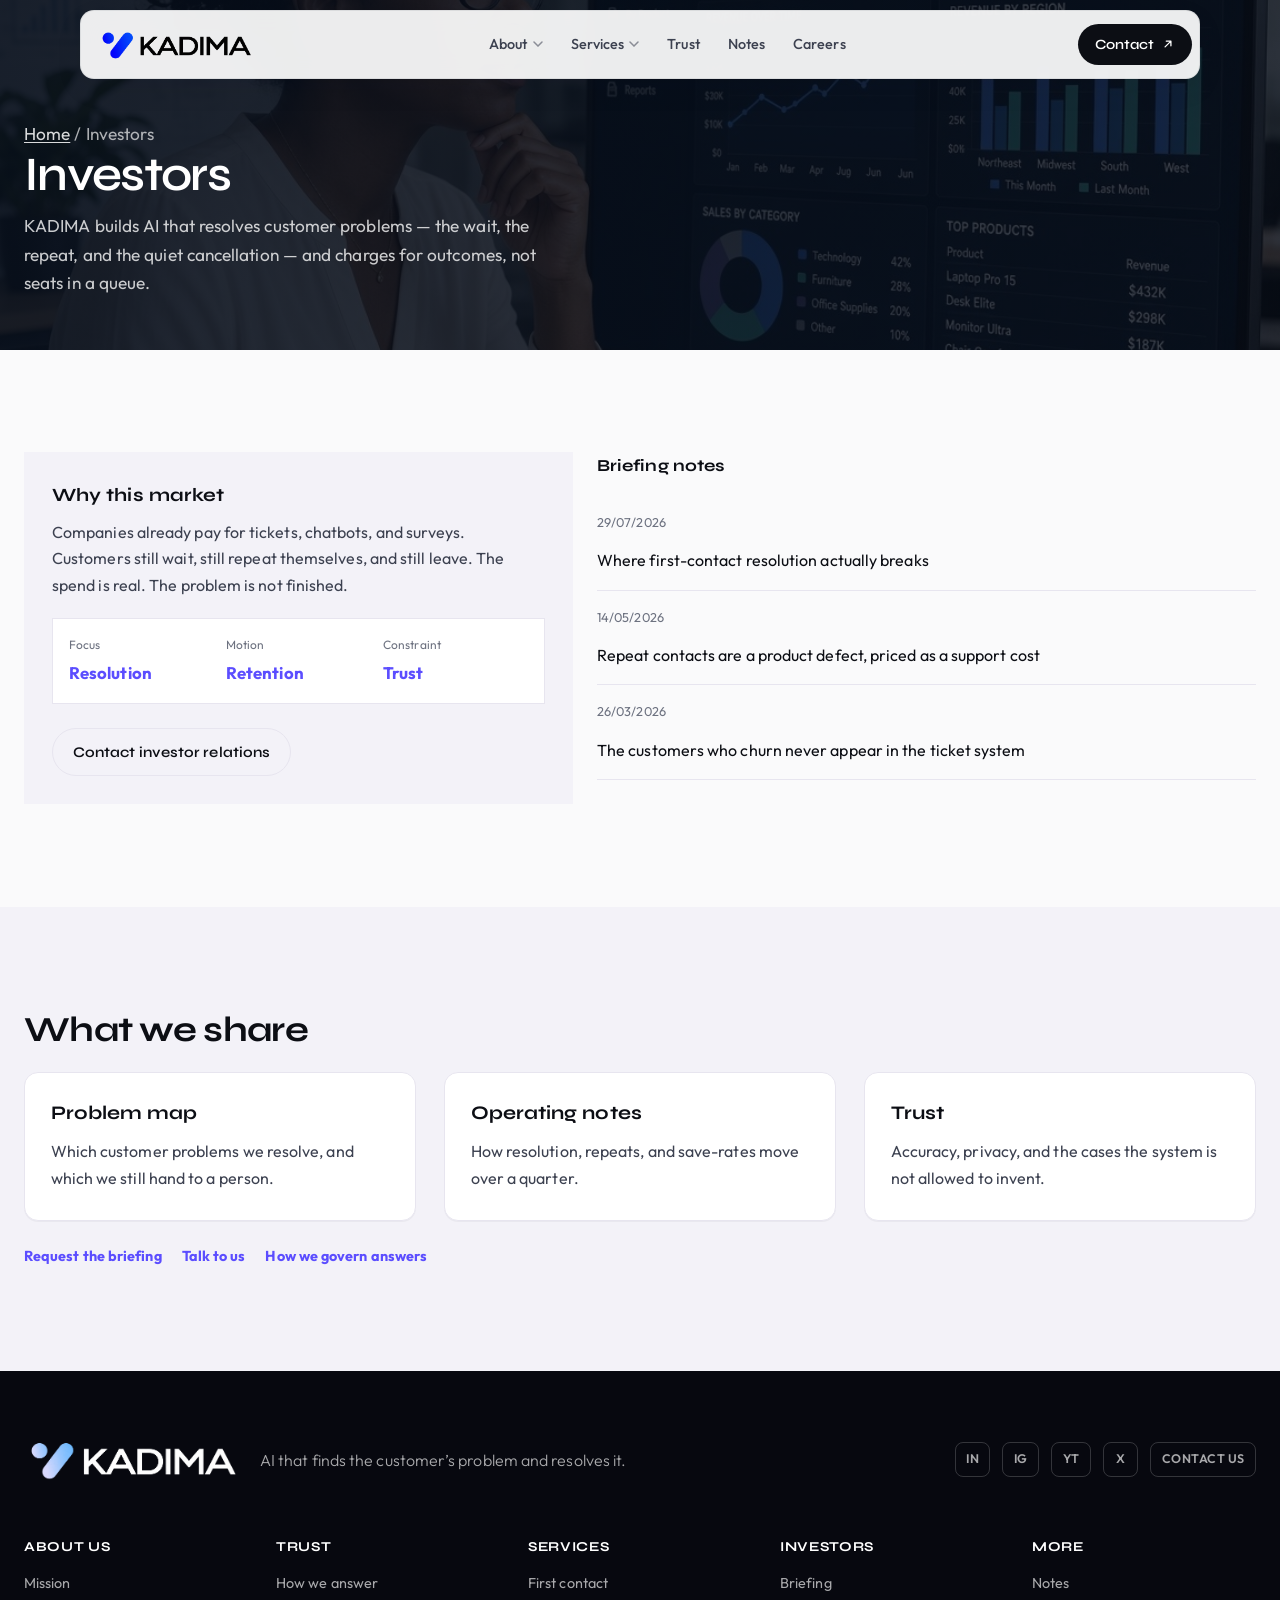
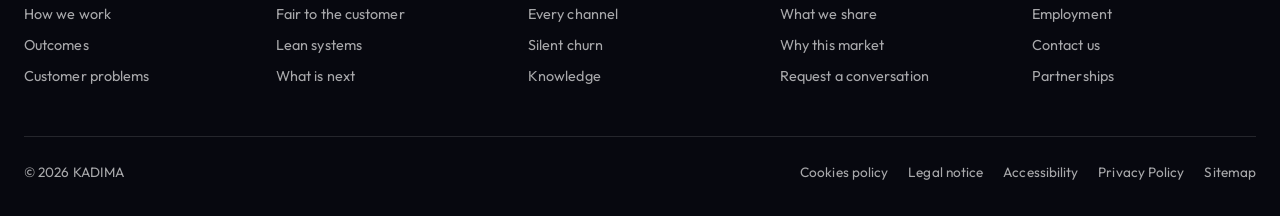
<file: investors.html>
<!DOCTYPE html>
<html lang="en">
  <head>
    <meta charset="UTF-8" />
    <meta name="viewport" content="width=device-width, initial-scale=1.0" />
    <title>Investors — KADIMA</title>
    <meta name="description" content="Investor briefing for KADIMA — AI that resolves customer problems across support, retention, and trust." />
    <link rel="preconnect" href="https://fonts.googleapis.com" />
    <link rel="preconnect" href="https://fonts.gstatic.com" crossorigin />
    <link href="https://fonts.googleapis.com/css2?family=Outfit:wght@300;400;500;600;700&family=Syne:wght@500;600;700&display=swap" rel="stylesheet" />
    <link rel="stylesheet" href="styles.css" />
  </head>
  <body>
    <div data-header></div>

    <main>
      <header class="page-hero page-hero--investors">
        <div class="page-hero-inner">
          <p class="breadcrumb"><a href="index.html">Home</a> / Investors</p>
          <h1>Investors</h1>
          <p>
            KADIMA builds AI that resolves customer problems — the wait, the repeat,
            and the quiet cancellation — and charges for outcomes, not seats in a queue.
          </p>
        </div>
      </header>

      <section class="page-section" id="area">
        <div class="investors-grid">
          <div class="investors-card">
            <h3>Why this market</h3>
            <p>
              Companies already pay for tickets, chatbots, and surveys. Customers still
              wait, still repeat themselves, and still leave. The spend is real. The
              problem is not finished.
            </p>
            <div class="fake-ticker" aria-hidden="true">
              <div><span>Focus</span><strong>Resolution</strong></div>
              <div><span>Motion</span><strong>Retention</strong></div>
              <div><span>Constraint</span><strong>Trust</strong></div>
            </div>
            <a class="btn-secondary" href="contact.html">Contact investor relations</a>
          </div>
          <div class="investors-news">
            <h3>Briefing notes</h3>
            <ul>
              <li>
                <time datetime="2026-07-29">29/07/2026</time>
                <a href="#">Where first-contact resolution actually breaks</a>
              </li>
              <li>
                <time datetime="2026-05-14">14/05/2026</time>
                <a href="#">Repeat contacts are a product defect, priced as a support cost</a>
              </li>
              <li>
                <time datetime="2026-03-26">26/03/2026</time>
                <a href="#">The customers who churn never appear in the ticket system</a>
              </li>
            </ul>
          </div>
        </div>
      </section>

      <section class="band-alt" id="reports">
        <div class="page-section">
          <h2>What we share</h2>
          <div class="content-grid content-grid--3">
            <article class="info-card"><h3>Problem map</h3><p>Which customer problems we resolve, and which we still hand to a person.</p></article>
            <article class="info-card"><h3>Operating notes</h3><p>How resolution, repeats, and save-rates move over a quarter.</p></article>
            <article class="info-card"><h3>Trust</h3><p>Accuracy, privacy, and the cases the system is not allowed to invent.</p></article>
          </div>
          <div class="investor-links" style="margin-top: 1.5rem">
            <a href="contact.html">Request the briefing</a>
            <a href="contact.html">Talk to us</a>
            <a href="about.html#ethics">How we govern answers</a>
          </div>
        </div>
      </section>
    </main>

    <div data-footer></div>
    <script src="main.js"></script>
  </body>
</html>
</file>
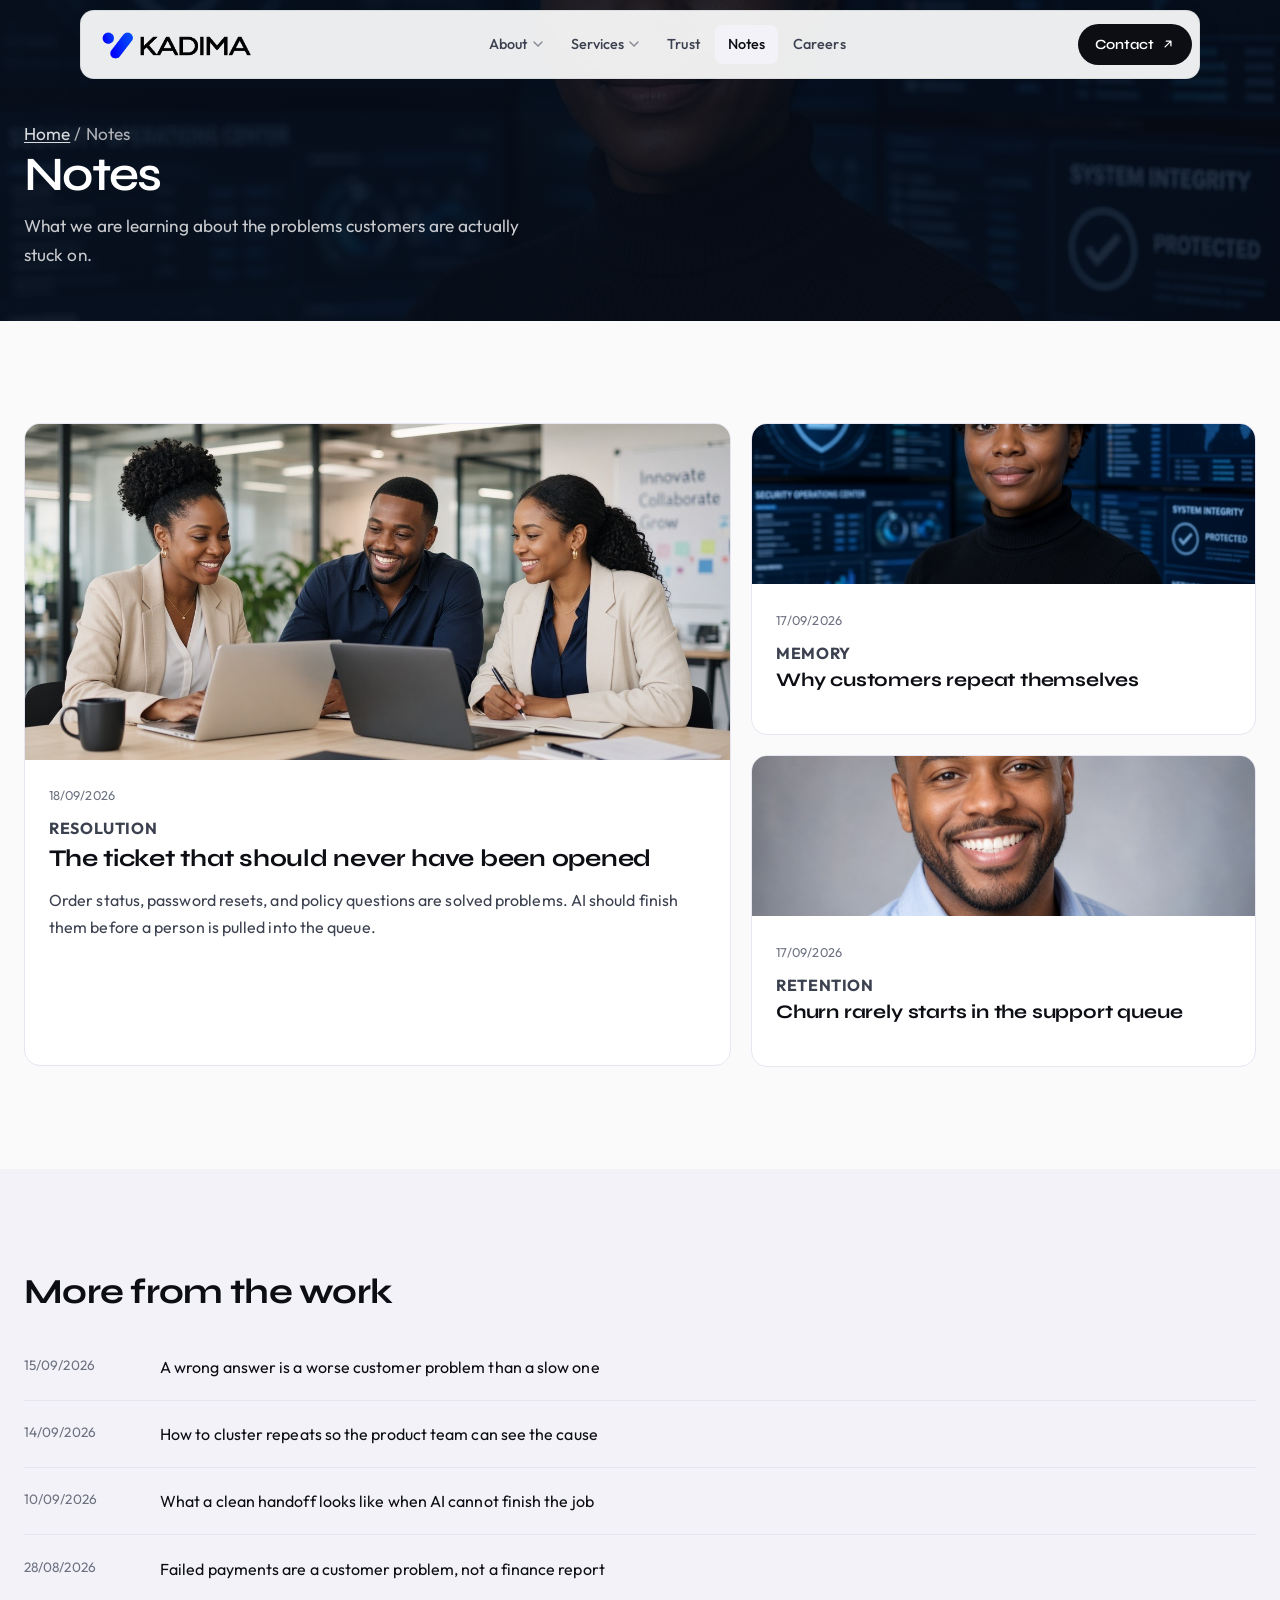
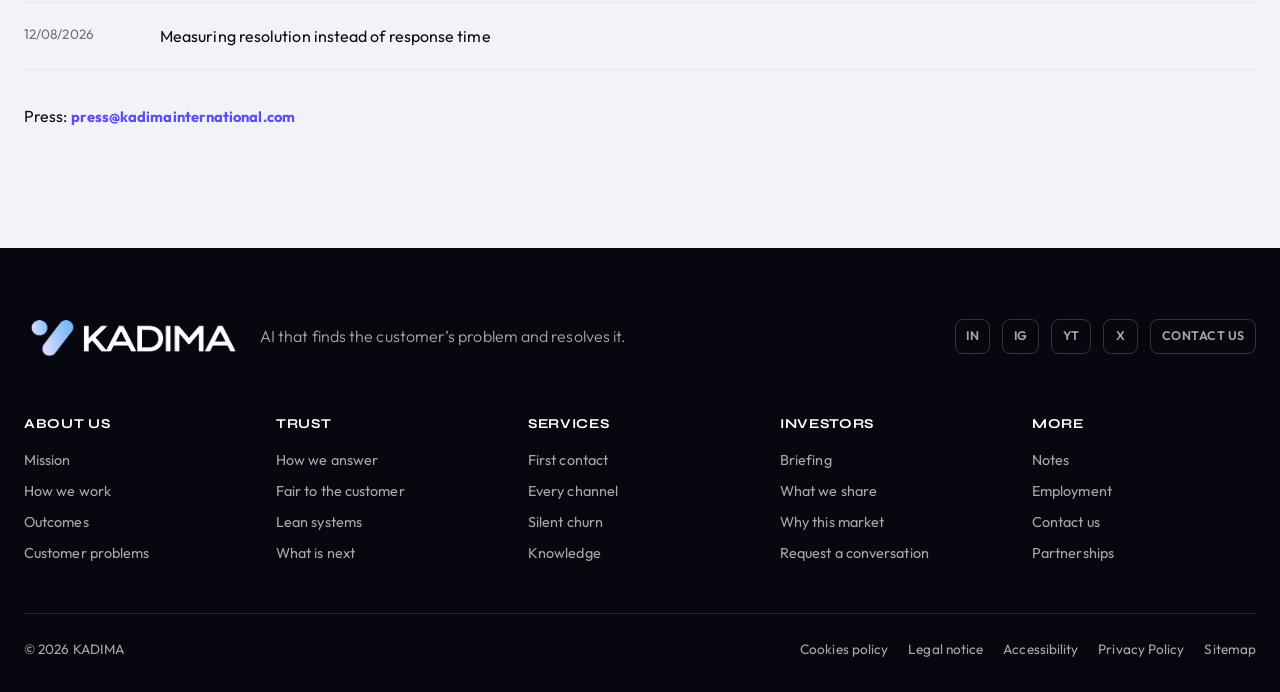
<file: news.html>
<!DOCTYPE html>
<html lang="en">
  <head>
    <meta charset="UTF-8" />
    <meta name="viewport" content="width=device-width, initial-scale=1.0" />
    <title>Notes — KADIMA</title>
    <meta name="description" content="Notes from KADIMA on customer problems: resolution, repeated issues, churn, and trustworthy AI answers." />
    <link rel="preconnect" href="https://fonts.googleapis.com" />
    <link rel="preconnect" href="https://fonts.gstatic.com" crossorigin />
    <link href="https://fonts.googleapis.com/css2?family=Outfit:wght@300;400;500;600;700&family=Syne:wght@500;600;700&display=swap" rel="stylesheet" />
    <link rel="stylesheet" href="styles.css" />
  </head>
  <body>
    <div data-header></div>

    <main>
      <header class="page-hero page-hero--news">
        <div class="page-hero-inner">
          <p class="breadcrumb"><a href="index.html">Home</a> / Notes</p>
          <h1>Notes</h1>
          <p>What we are learning about the problems customers are actually stuck on.</p>
        </div>
      </header>

      <section class="page-section">
        <div class="news-grid">
          <article class="news-card news-card--featured">
            <div class="news-image news-image--1" aria-hidden="true"></div>
            <div class="news-body">
              <time datetime="2026-09-18">18/09/2026</time>
              <p class="news-cat">Resolution</p>
              <h3>The ticket that should never have been opened</h3>
              <p>Order status, password resets, and policy questions are solved problems. AI should finish them before a person is pulled into the queue.</p>
            </div>
          </article>
          <article class="news-card">
            <div class="news-image news-image--2" aria-hidden="true"></div>
            <div class="news-body">
              <time datetime="2026-09-17">17/09/2026</time>
              <p class="news-cat">Memory</p>
              <h3>Why customers repeat themselves</h3>
            </div>
          </article>
          <article class="news-card">
            <div class="news-image news-image--3" aria-hidden="true"></div>
            <div class="news-body">
              <time datetime="2026-09-17">17/09/2026</time>
              <p class="news-cat">Retention</p>
              <h3>Churn rarely starts in the support queue</h3>
            </div>
          </article>
        </div>
      </section>

      <section class="band-alt">
        <div class="page-section">
          <h2>More from the work</h2>
          <ul class="article-list">
            <li>
              <time datetime="2026-09-15">15/09/2026</time>
              <a href="#">A wrong answer is a worse customer problem than a slow one</a>
            </li>
            <li>
              <time datetime="2026-09-14">14/09/2026</time>
              <a href="#">How to cluster repeats so the product team can see the cause</a>
            </li>
            <li>
              <time datetime="2026-09-10">10/09/2026</time>
              <a href="#">What a clean handoff looks like when AI cannot finish the job</a>
            </li>
            <li>
              <time datetime="2026-08-28">28/08/2026</time>
              <a href="#">Failed payments are a customer problem, not a finance report</a>
            </li>
            <li>
              <time datetime="2026-08-12">12/08/2026</time>
              <a href="#">Measuring resolution instead of response time</a>
            </li>
          </ul>
          <p style="margin-top: 2rem">
            Press:
            <a class="text-link" href="mailto:press@kadimainternational.com">press@kadimainternational.com</a>
          </p>
        </div>
      </section>
    </main>

    <div data-footer></div>
    <script src="main.js"></script>
  </body>
</html>
</file>
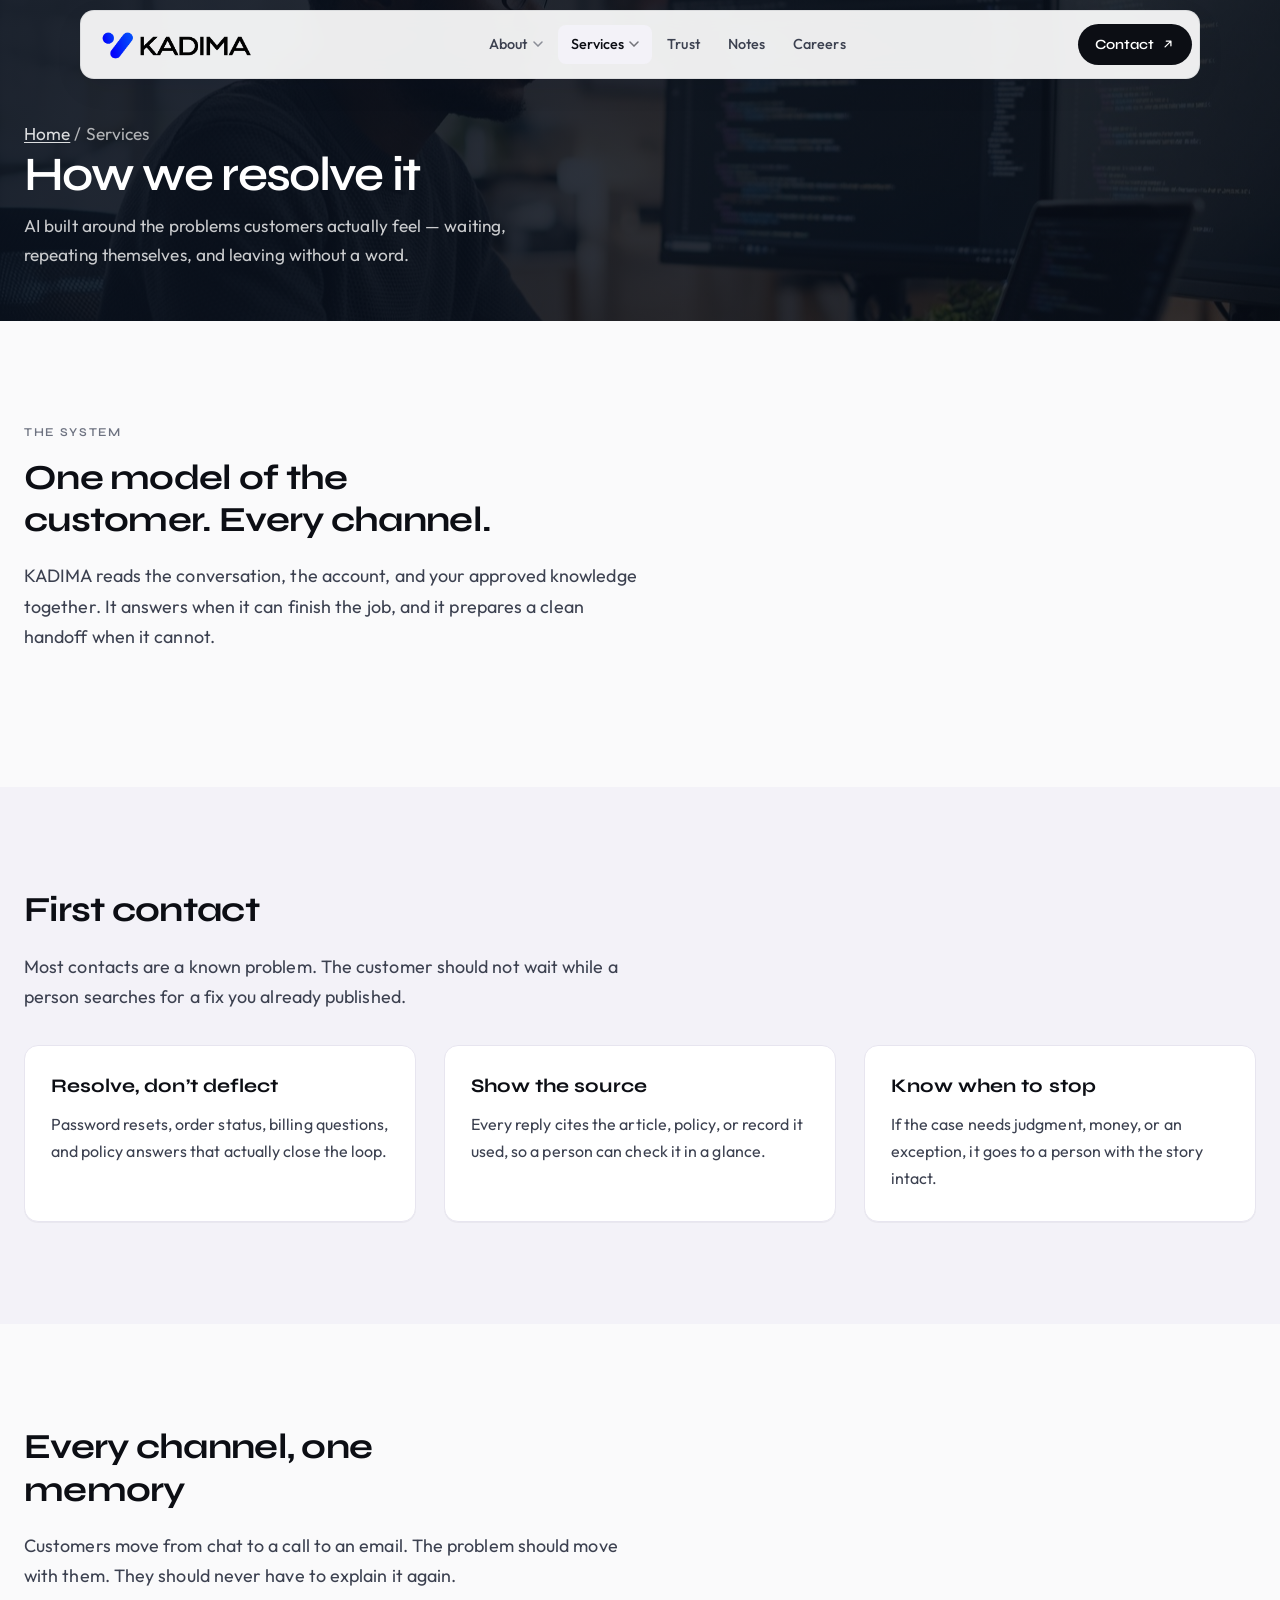
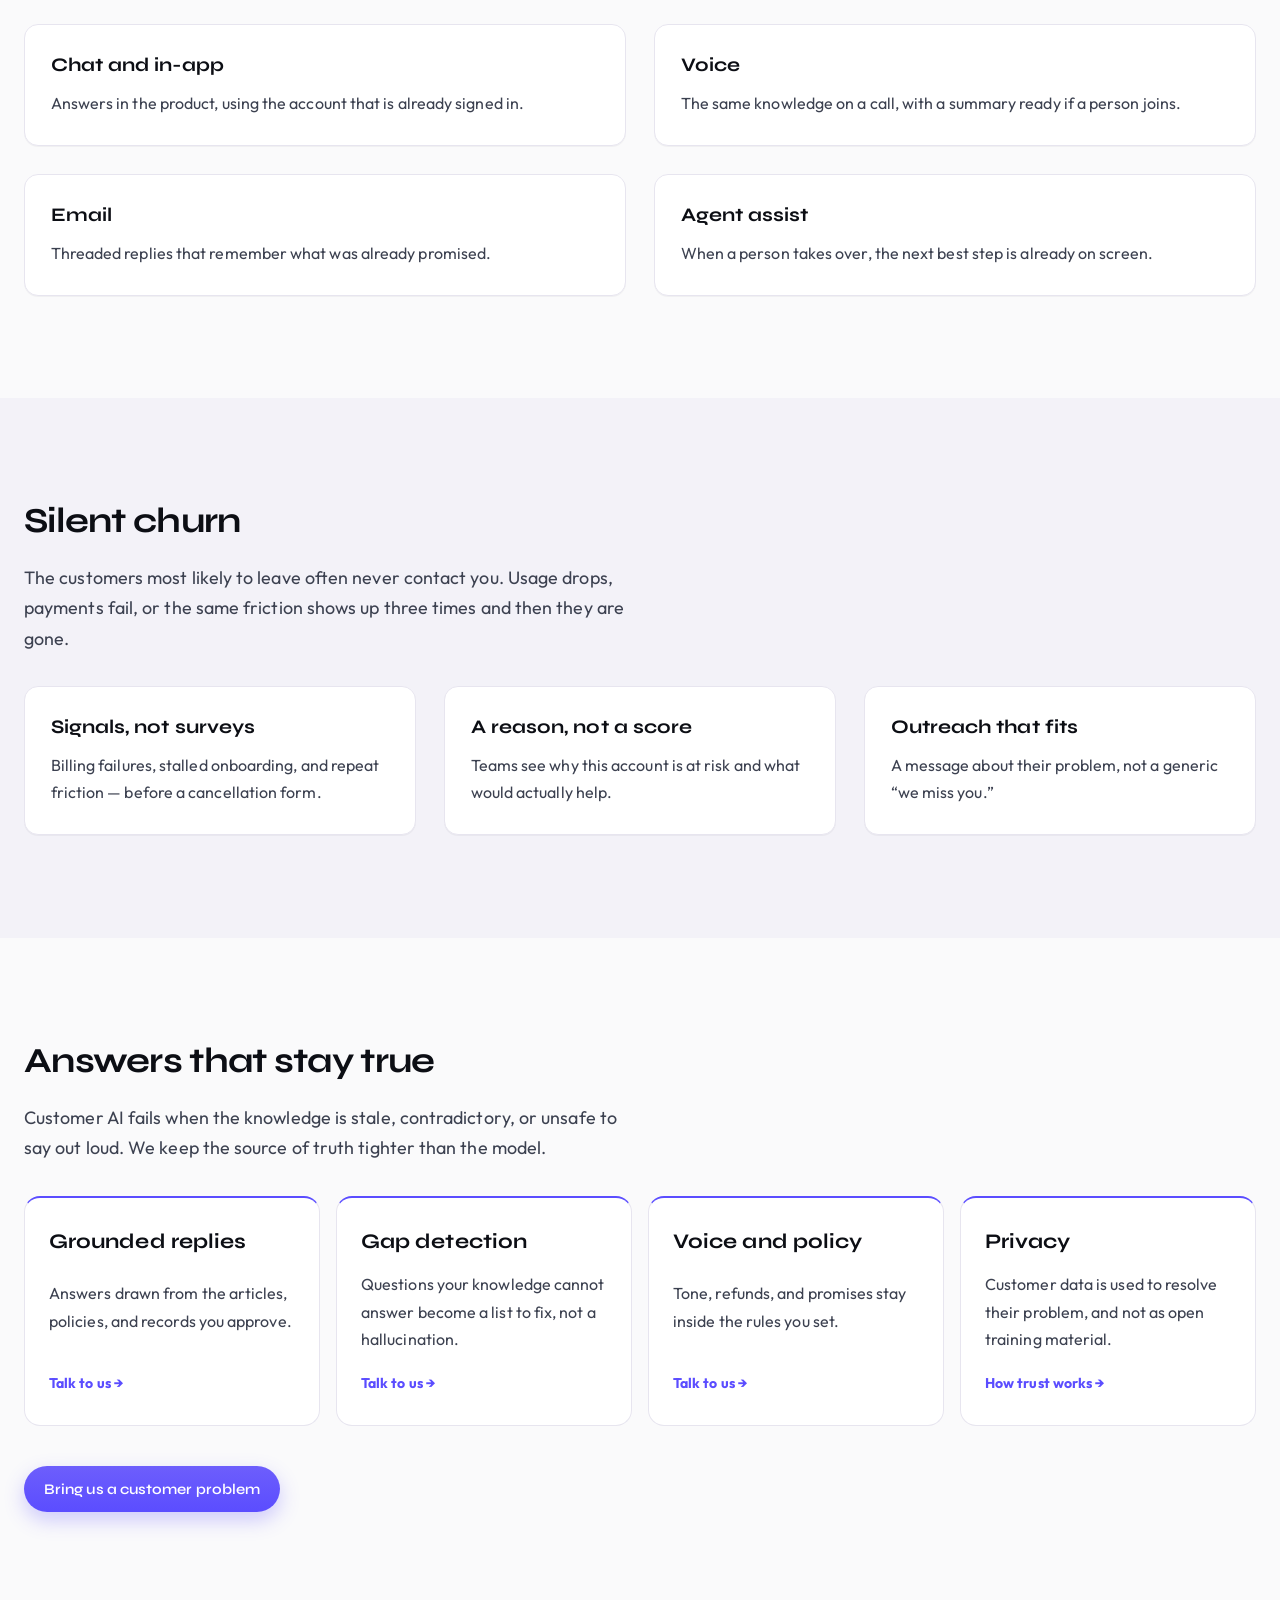
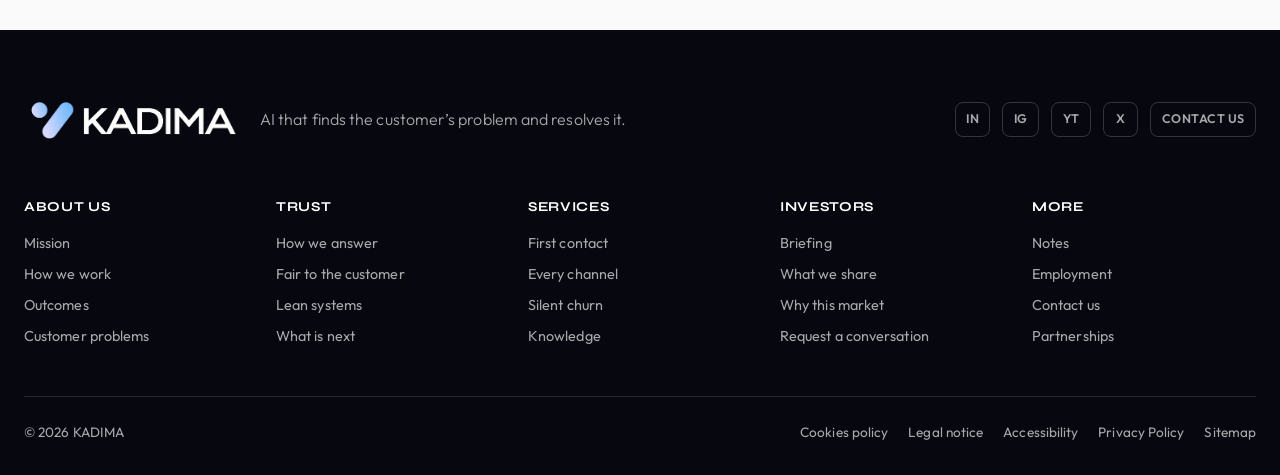
<file: services.html>
<!DOCTYPE html>
<html lang="en">
  <head>
    <meta charset="UTF-8" />
    <meta name="viewport" content="width=device-width, initial-scale=1.0" />
    <title>Services — KADIMA</title>
    <meta name="description" content="KADIMA AI for customer problems: first-contact resolution, shared channel memory, retention signals, and trustworthy answers." />
    <link rel="preconnect" href="https://fonts.googleapis.com" />
    <link rel="preconnect" href="https://fonts.gstatic.com" crossorigin />
    <link href="https://fonts.googleapis.com/css2?family=Outfit:wght@300;400;500;600;700&family=Syne:wght@500;600;700&display=swap" rel="stylesheet" />
    <link rel="stylesheet" href="styles.css" />
  </head>
  <body>
    <div data-header></div>

    <main>
      <header class="page-hero page-hero--services">
        <div class="page-hero-inner">
          <p class="breadcrumb"><a href="index.html">Home</a> / Services</p>
          <h1>How we resolve it</h1>
          <p>
            AI built around the problems customers actually feel — waiting, repeating
            themselves, and leaving without a word.
          </p>
        </div>
      </header>

      <section class="page-section" id="global">
        <p class="eyebrow">The system</p>
        <h2>One model of the customer. Every channel.</h2>
        <p class="lead">
          KADIMA reads the conversation, the account, and your approved knowledge together.
          It answers when it can finish the job, and it prepares a clean handoff when it cannot.
        </p>
      </section>

      <section class="band-alt" id="support">
        <div class="page-section">
          <h2>First contact</h2>
          <p class="lead">
            Most contacts are a known problem. The customer should not wait while a person
            searches for a fix you already published.
          </p>
          <div class="content-grid content-grid--3">
            <article class="info-card"><h3>Resolve, don’t deflect</h3><p>Password resets, order status, billing questions, and policy answers that actually close the loop.</p></article>
            <article class="info-card"><h3>Show the source</h3><p>Every reply cites the article, policy, or record it used, so a person can check it in a glance.</p></article>
            <article class="info-card"><h3>Know when to stop</h3><p>If the case needs judgment, money, or an exception, it goes to a person with the story intact.</p></article>
          </div>
        </div>
      </section>

      <section class="page-section" id="channels">
        <h2>Every channel, one memory</h2>
        <p class="lead">
          Customers move from chat to a call to an email. The problem should move with them.
          They should never have to explain it again.
        </p>
        <div class="content-grid content-grid--2">
          <article class="info-card"><h3>Chat and in-app</h3><p>Answers in the product, using the account that is already signed in.</p></article>
          <article class="info-card"><h3>Voice</h3><p>The same knowledge on a call, with a summary ready if a person joins.</p></article>
          <article class="info-card"><h3>Email</h3><p>Threaded replies that remember what was already promised.</p></article>
          <article class="info-card"><h3>Agent assist</h3><p>When a person takes over, the next best step is already on screen.</p></article>
        </div>
      </section>

      <section class="band-alt" id="success">
        <div class="page-section">
          <h2>Silent churn</h2>
          <p class="lead">
            The customers most likely to leave often never contact you. Usage drops, payments
            fail, or the same friction shows up three times and then they are gone.
          </p>
          <div class="content-grid content-grid--3">
            <article class="info-card"><h3>Signals, not surveys</h3><p>Billing failures, stalled onboarding, and repeat friction — before a cancellation form.</p></article>
            <article class="info-card"><h3>A reason, not a score</h3><p>Teams see why this account is at risk and what would actually help.</p></article>
            <article class="info-card"><h3>Outreach that fits</h3><p>A message about their problem, not a generic “we miss you.”</p></article>
          </div>
        </div>
      </section>

      <section class="page-section" id="knowledge">
        <h2 id="networks">Answers that stay true</h2>
        <p class="lead">
          Customer AI fails when the knowledge is stale, contradictory, or unsafe to say out loud.
          We keep the source of truth tighter than the model.
        </p>
        <div class="service-tiles" style="padding: 0; max-width: none">
          <a class="service-tile" href="contact.html"><h3>Grounded replies</h3><p>Answers drawn from the articles, policies, and records you approve.</p><span>Talk to us →</span></a>
          <a class="service-tile" href="contact.html"><h3>Gap detection</h3><p>Questions your knowledge cannot answer become a list to fix, not a hallucination.</p><span>Talk to us →</span></a>
          <a class="service-tile" href="contact.html"><h3>Voice and policy</h3><p>Tone, refunds, and promises stay inside the rules you set.</p><span>Talk to us →</span></a>
          <a class="service-tile" href="sustainability.html#trust"><h3>Privacy</h3><p>Customer data is used to resolve their problem, and not as open training material.</p><span>How trust works →</span></a>
        </div>
        <p style="margin-top: 2.5rem"><a class="btn-primary" href="contact.html">Bring us a customer problem</a></p>
      </section>
    </main>

    <div data-footer></div>
    <script src="main.js"></script>
  </body>
</html>
</file>
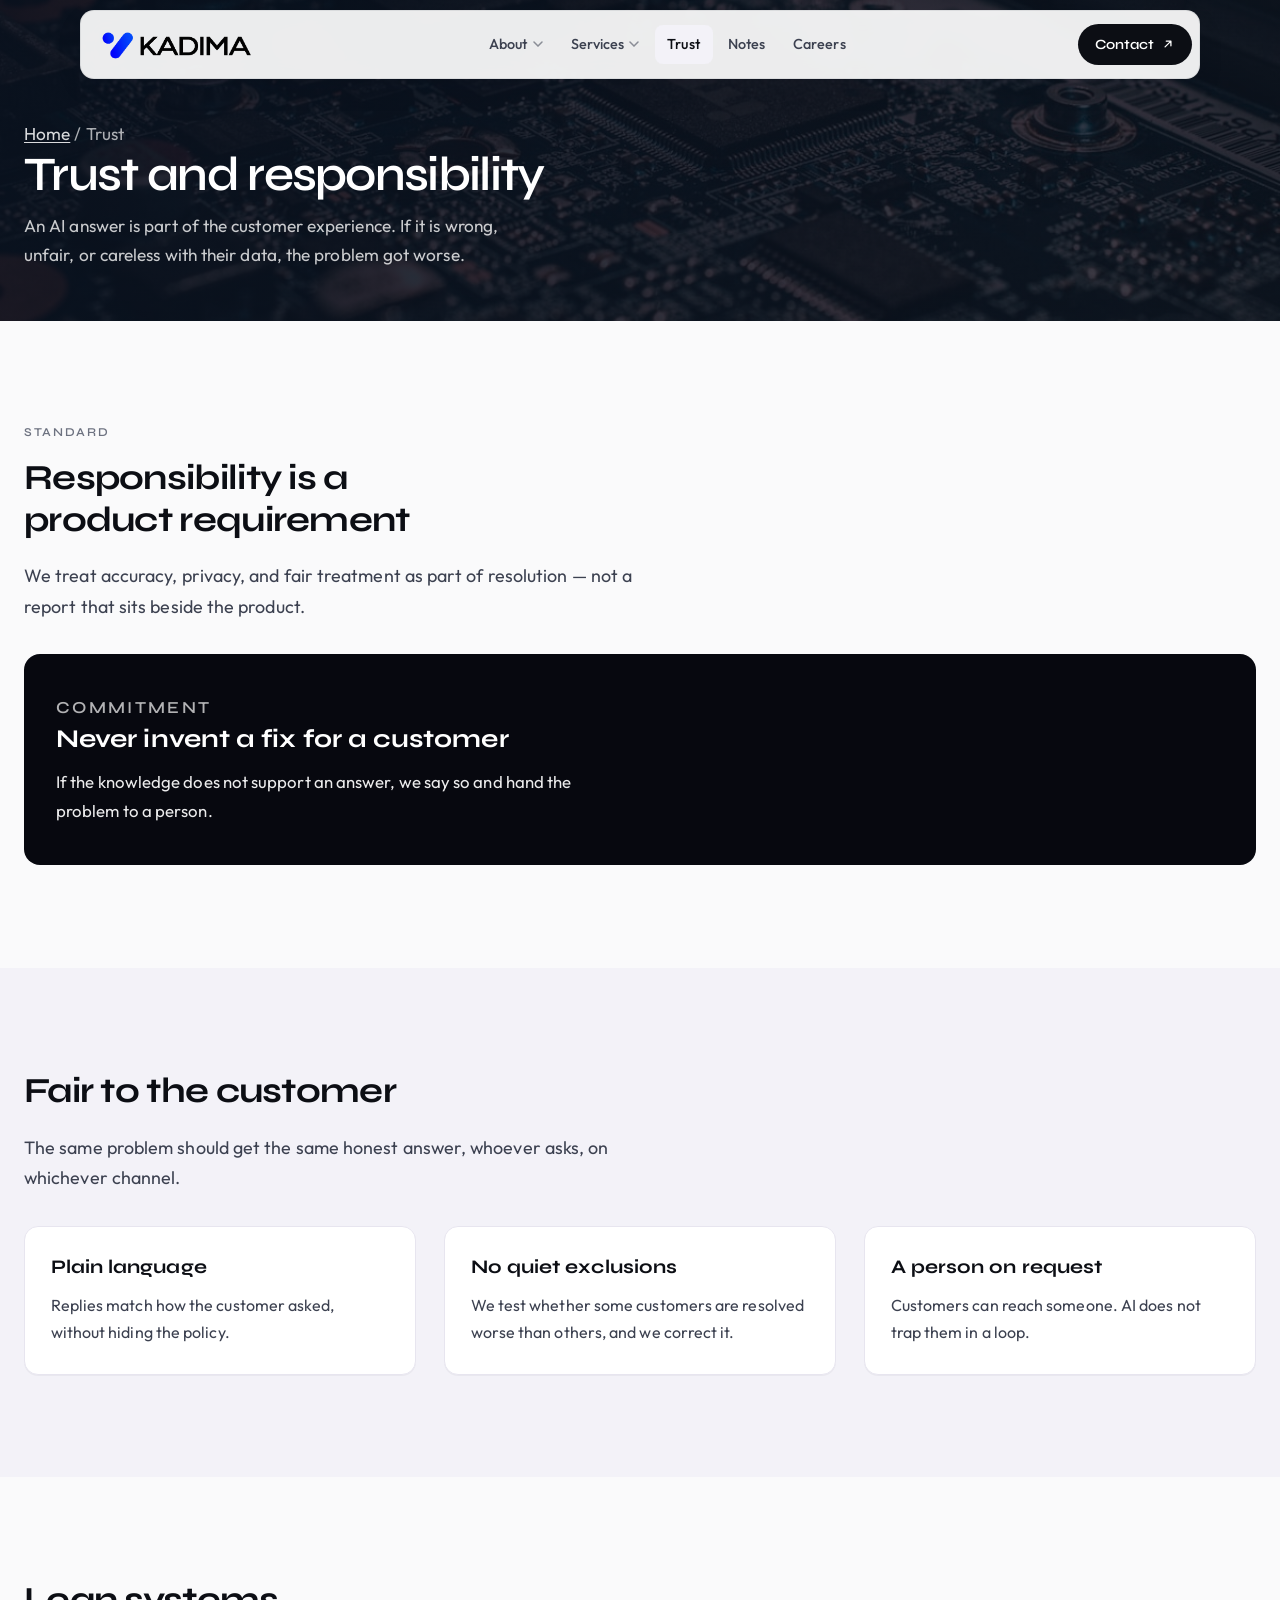
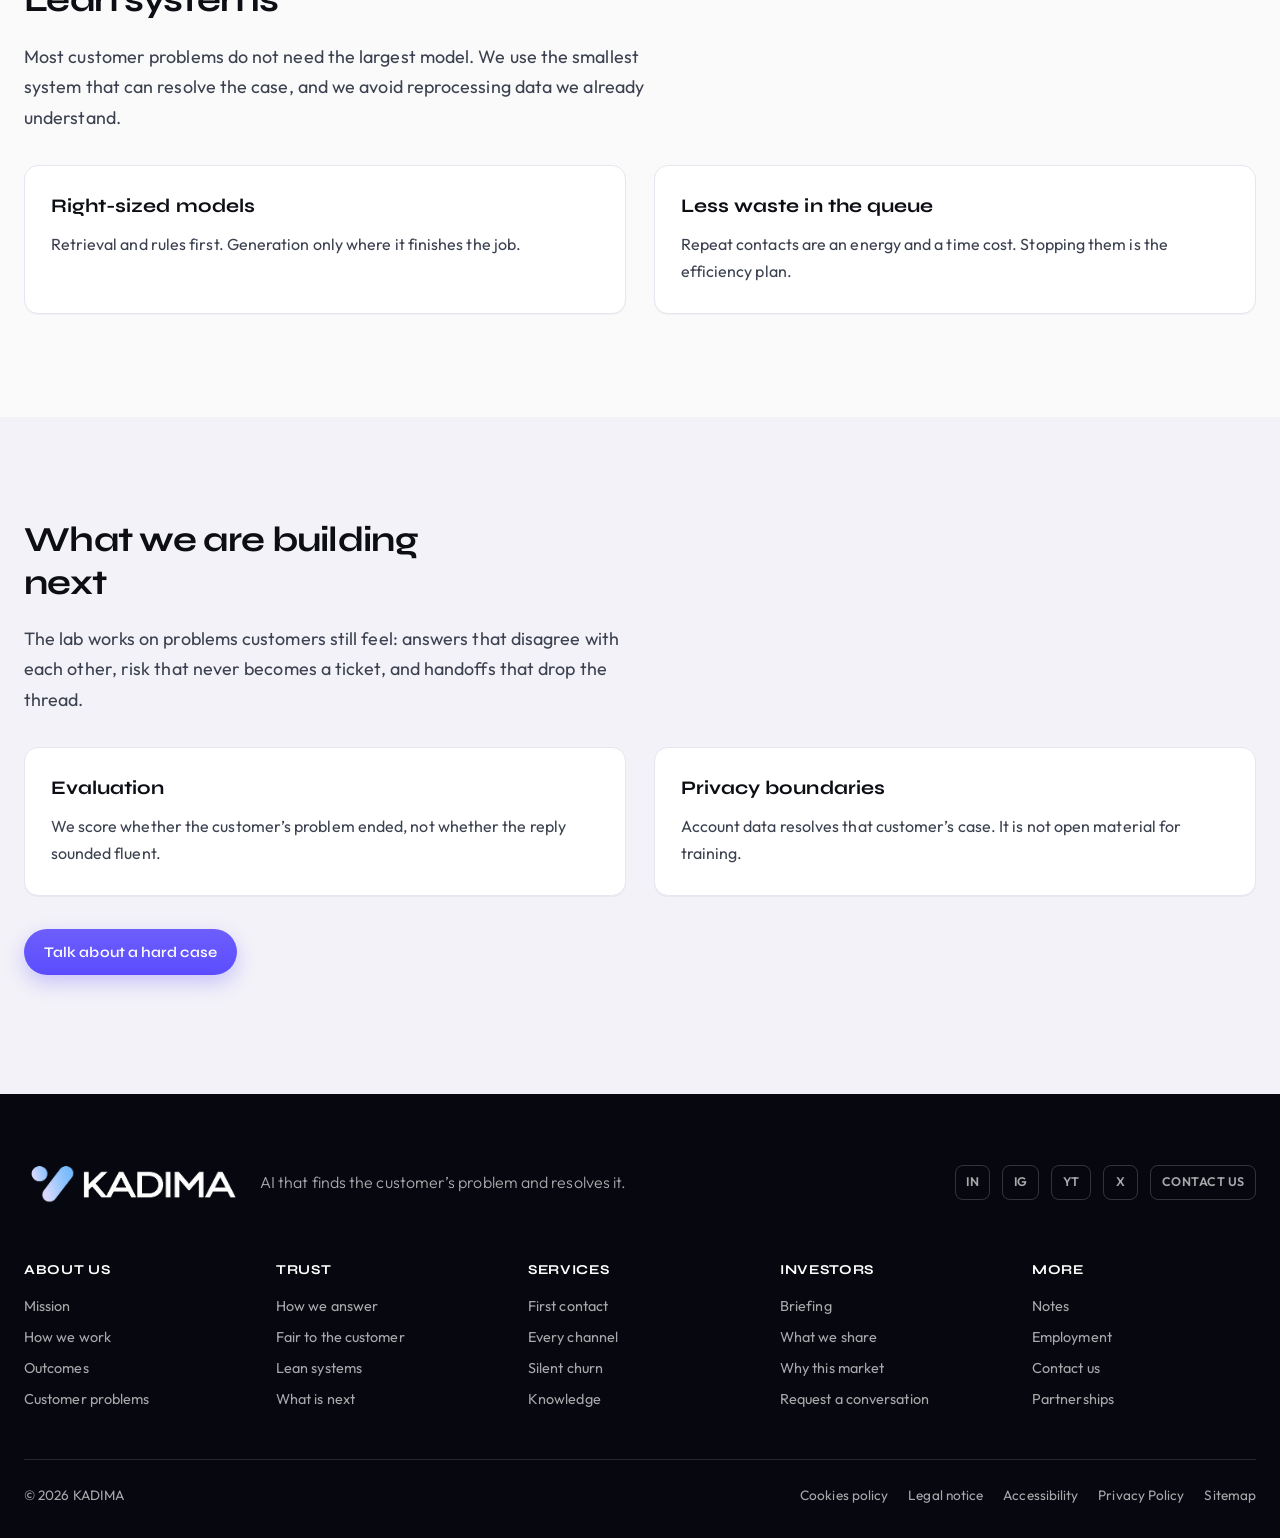
<file: sustainability.html>
<!DOCTYPE html>
<html lang="en">
  <head>
    <meta charset="UTF-8" />
    <meta name="viewport" content="width=device-width, initial-scale=1.0" />
    <title>Trust &amp; responsibility — KADIMA</title>
    <meta name="description" content="How KADIMA keeps customer AI trustworthy: sourced answers, privacy, fair treatment, and efficient systems." />
    <link rel="preconnect" href="https://fonts.googleapis.com" />
    <link rel="preconnect" href="https://fonts.gstatic.com" crossorigin />
    <link href="https://fonts.googleapis.com/css2?family=Outfit:wght@300;400;500;600;700&family=Syne:wght@500;600;700&display=swap" rel="stylesheet" />
    <link rel="stylesheet" href="styles.css" />
  </head>
  <body>
    <div data-header></div>

    <main>
      <header class="page-hero page-hero--sustainability">
        <div class="page-hero-inner">
          <p class="breadcrumb"><a href="index.html">Home</a> / Trust</p>
          <h1>Trust and responsibility</h1>
          <p>
            An AI answer is part of the customer experience. If it is wrong, unfair,
            or careless with their data, the problem got worse.
          </p>
        </div>
      </header>

      <section class="page-section" id="esg">
        <p class="eyebrow">Standard</p>
        <h2>Responsibility is a product requirement</h2>
        <p class="lead">
          We treat accuracy, privacy, and fair treatment as part of resolution —
          not a report that sits beside the product.
        </p>
        <div class="esg-highlight" style="margin-top: 1.5rem">
          <p class="eyebrow">Commitment</p>
          <h3>Never invent a fix for a customer</h3>
          <p>If the knowledge does not support an answer, we say so and hand the problem to a person.</p>
        </div>
      </section>

      <section class="band-alt" id="society">
        <div class="page-section">
          <h2 id="trust">Fair to the customer</h2>
          <p class="lead">
            The same problem should get the same honest answer, whoever asks, on whichever channel.
          </p>
          <div class="content-grid content-grid--3">
            <article class="info-card"><h3>Plain language</h3><p>Replies match how the customer asked, without hiding the policy.</p></article>
            <article class="info-card"><h3>No quiet exclusions</h3><p>We test whether some customers are resolved worse than others, and we correct it.</p></article>
            <article class="info-card"><h3>A person on request</h3><p>Customers can reach someone. AI does not trap them in a loop.</p></article>
          </div>
        </div>
      </section>

      <section class="page-section" id="environment">
        <h2>Lean systems</h2>
        <p class="lead">
          Most customer problems do not need the largest model. We use the smallest
          system that can resolve the case, and we avoid reprocessing data we already understand.
        </p>
        <div class="content-grid content-grid--2">
          <article class="info-card"><h3>Right-sized models</h3><p>Retrieval and rules first. Generation only where it finishes the job.</p></article>
          <article class="info-card"><h3>Less waste in the queue</h3><p>Repeat contacts are an energy and a time cost. Stopping them is the efficiency plan.</p></article>
        </div>
      </section>

      <section class="band-alt" id="innovation">
        <div class="page-section">
          <h2>What we are building next</h2>
          <p class="lead">
            The lab works on problems customers still feel: answers that disagree with each other,
            risk that never becomes a ticket, and handoffs that drop the thread.
          </p>
          <div class="content-grid content-grid--2" id="ai">
            <article class="info-card"><h3>Evaluation</h3><p>We score whether the customer’s problem ended, not whether the reply sounded fluent.</p></article>
            <article class="info-card"><h3>Privacy boundaries</h3><p>Account data resolves that customer’s case. It is not open material for training.</p></article>
          </div>
          <p style="margin-top: 2rem"><a class="btn-primary" href="contact.html">Talk about a hard case</a></p>
        </div>
      </section>
    </main>

    <div data-footer></div>
    <script src="main.js"></script>
  </body>
</html>
</file>
<file: styles.css>
:root {
  --blue: #5b4dff;
  --blue-dark: #3d32d4;
  --blue-soft: #f1efff;
  --ink: #0c0e14;
  --ink-soft: #3c4150;
  --muted: #6d7280;
  --line: #e7e5ef;
  --bg: #fafafb;
  --bg-alt: #f3f2f8;
  --bg-dark: #07080f;
  --radius: 16px;
  --radius-sm: 12px;
  --font: "Outfit", "Helvetica Neue", sans-serif;
  --font-display: "Syne", "Outfit", sans-serif;
  --header-h: 60px;
  --topbar-h: 0px;
  --pill-radius: 10px;
  --ease: cubic-bezier(0.22, 1, 0.36, 1);
  --shadow: 0 1px 2px rgba(12, 18, 34, 0.04), 0 8px 24px rgba(12, 18, 34, 0.06);
  --shadow-soft: 0 1px 0 rgba(12, 18, 34, 0.04);
}

*,
*::before,
*::after {
  box-sizing: border-box;
}

html {
  scroll-behavior: smooth;
}

body {
  margin: 0;
  font-family: var(--font);
  color: var(--ink);
  background: var(--bg);
  line-height: 1.65;
  font-weight: 400;
  overflow-x: hidden;
  letter-spacing: 0.005em;
  -webkit-font-smoothing: antialiased;
  text-rendering: optimizeLegibility;
}

h1,
h2,
h3,
h4,
.hero-brand,
.nav-cta,
.btn-primary,
.btn-secondary,
.section-head h2,
.pillar-body h2,
.feature-banner h2,
.pl {
  font-family: var(--font-display);
}

img {
  max-width: 100%;
  display: block;
}

a {
  color: inherit;
  text-decoration: none;
}

button,
input,
textarea,
select {
  font: inherit;
}

/* Floating matte header */
.site-header {
  position: fixed;
  top: 1rem;
  left: 0;
  right: 0;
  z-index: 100;
  display: flex;
  justify-content: center;
  padding: 0 1rem;
  pointer-events: none;
  height: auto;
  background: transparent;
  border: 0;
  box-shadow: none;
}

.header-pill {
  pointer-events: auto;
  width: min(1120px, calc(100% - 0.5rem));
  min-height: var(--header-h);
  display: flex;
  align-items: center;
  justify-content: space-between;
  gap: 1rem;
  padding: 0.4rem 0.45rem 0.4rem 1rem;
  border-radius: 14px;
  background: rgba(255, 255, 255, 0.92);
  border: 1px solid rgba(12, 18, 34, 0.08);
  box-shadow: var(--shadow-soft), 0 10px 30px rgba(12, 18, 34, 0.06);
  backdrop-filter: blur(12px);
  -webkit-backdrop-filter: blur(12px);
  transition: background 0.25s ease, box-shadow 0.25s ease, border-color 0.25s ease;
}

.site-header.is-scrolled .header-pill {
  background: #fff;
  border-color: rgba(12, 18, 34, 0.1);
  box-shadow: var(--shadow);
}

.header-actions {
  display: flex;
  align-items: center;
  gap: 0.5rem;
  flex-shrink: 0;
}

.logo {
  display: inline-flex;
  align-items: center;
  flex-shrink: 0;
}

/* Transparent logo artwork, sized consistently across pages. */
.logo-img {
  display: block;
  width: 160px;
  height: auto;
  aspect-ratio: 3 / 1;
  max-width: 38vw;
  object-fit: contain;
}

.logo--footer {
  justify-self: start;
  width: fit-content;
}

.logo-img--footer {
  width: 220px;
  max-width: 100%;
  filter: invert(1) hue-rotate(180deg);
}

.main-nav {
  display: none;
  align-items: center;
  justify-content: center;
  gap: 0.15rem;
  flex: 1;
}

.nav-item {
  position: relative;
}

.nav-link {
  display: inline-flex;
  align-items: center;
  gap: 0.35rem;
  height: 2.4rem;
  padding: 0 0.8rem;
  border: 0;
  border-radius: 8px;
  background: transparent;
  color: var(--ink-soft);
  font-size: 0.9rem;
  font-weight: 500;
  cursor: pointer;
  white-space: nowrap;
  transition: background 0.2s ease, color 0.2s ease;
}

.nav-caret {
  transition: transform 0.2s ease;
  opacity: 0.55;
}

.nav-link:hover,
.nav-item.is-open > .nav-link,
.nav-link.is-current,
.nav-link[aria-current="page"] {
  color: var(--ink);
  background: var(--bg-alt);
}

.nav-item.is-open > .nav-link .nav-caret {
  transform: rotate(180deg);
}

.nav-cta {
  display: inline-flex;
  align-items: center;
  justify-content: center;
  gap: 0.4rem;
  min-height: 2.55rem;
  padding: 0.5rem 1.05rem;
  border-radius: 999px;
  background: var(--ink);
  color: #fff !important;
  font-size: 0.88rem;
  font-weight: 600;
  letter-spacing: 0.01em;
  box-shadow: none;
  transition: background 0.2s ease, transform 0.2s ease;
}

.nav-cta:hover {
  background: #1a2336;
  transform: none;
  filter: none;
  box-shadow: none;
}

.nav-backdrop {
  position: fixed;
  inset: 0;
  z-index: -1;
  pointer-events: auto;
  background: rgba(10, 18, 32, 0.28);
  backdrop-filter: blur(2px);
}

.nav-backdrop[hidden] {
  display: none;
}

body.nav-open {
  overflow: hidden;
}

.mega {
  position: absolute;
  left: 50%;
  top: calc(100% + 0.85rem);
  transform: translateX(-50%);
  z-index: 5;
  min-width: 420px;
  padding: 0;
  animation: mega-in 0.25s cubic-bezier(0.22, 1, 0.36, 1);
}

.mega[hidden] {
  display: none;
}

.mega-panel {
  background: #fff;
  border: 1px solid var(--line);
  border-radius: 14px;
  box-shadow: var(--shadow);
  backdrop-filter: none;
  overflow: hidden;
}

.mega-inner {
  padding: 1.15rem;
  display: grid;
  grid-template-columns: 1fr 1fr;
  gap: 0.75rem;
}

.mega-col h3 {
  margin: 0 0 0.55rem;
  padding: 0 0.65rem;
  font-size: 0.72rem;
  text-transform: uppercase;
  letter-spacing: 0.08em;
  color: var(--muted);
  font-weight: 700;
}

.mega-col a {
  display: grid;
  gap: 0.1rem;
  padding: 0.65rem 0.7rem;
  border-radius: 8px;
  color: var(--ink);
  transition: background 0.2s ease;
}

.mega-col a span {
  font-size: 0.95rem;
  font-weight: 600;
}

.mega-col a small {
  font-size: 0.78rem;
  color: var(--muted);
}

.mega-col a:hover {
  background: var(--blue-soft);
}

.mega-col a:hover span {
  color: var(--blue);
}

@keyframes mega-in {
  from {
    opacity: 0;
    transform: translateX(-50%) translateY(-8px);
  }
  to {
    opacity: 1;
    transform: translateX(-50%) translateY(0);
  }
}

.menu-btn {
  width: 2.5rem;
  height: 2.5rem;
  border: 1px solid var(--line);
  border-radius: 8px;
  background: #fff;
  display: grid;
  place-content: center;
  gap: 5px;
  cursor: pointer;
}

.menu-btn span {
  display: block;
  width: 1.05rem;
  height: 2px;
  background: var(--ink);
  transition: transform 0.25s ease, opacity 0.2s ease;
}

.menu-btn[aria-expanded="true"] span:nth-child(1) {
  transform: translateY(7px) rotate(45deg);
}

.menu-btn[aria-expanded="true"] span:nth-child(2) {
  opacity: 0;
}

.menu-btn[aria-expanded="true"] span:nth-child(3) {
  transform: translateY(-7px) rotate(-45deg);
}

.mobile-drawer {
  position: fixed;
  inset: 5.25rem 1rem auto;
  z-index: 99;
  max-height: min(75vh, 640px);
  overflow: auto;
  background: #fff;
  border: 1px solid var(--line);
  border-radius: 14px;
  box-shadow: var(--shadow);
  backdrop-filter: none;
  animation: drawer-in 0.28s cubic-bezier(0.22, 1, 0.36, 1);
}

@keyframes drawer-in {
  from {
    opacity: 0;
    transform: translateY(-10px);
  }
  to {
    opacity: 1;
    transform: none;
  }
}

.mobile-drawer[hidden] {
  display: none;
}

.mobile-drawer-inner {
  padding: 0.75rem 1.15rem 1.35rem;
}

.mobile-group {
  border-bottom: 1px solid var(--line);
}

.mobile-group summary {
  list-style: none;
  cursor: pointer;
  padding: 0.95rem 0;
  font-weight: 700;
  font-size: 1.02rem;
  display: flex;
  align-items: center;
  justify-content: space-between;
}

.mobile-group summary::-webkit-details-marker {
  display: none;
}

.mobile-group summary::after {
  content: "+";
  color: var(--blue);
  font-size: 1.2rem;
}

.mobile-group[open] summary::after {
  content: "–";
}

.mobile-links {
  display: grid;
  gap: 0.15rem;
  padding: 0 0 0.85rem;
}

.mobile-links a {
  padding: 0.65rem 0.75rem;
  border-radius: 8px;
  color: var(--ink-soft);
  font-weight: 500;
}

.mobile-links a:hover {
  background: var(--blue-soft);
  color: var(--blue);
}

.mobile-link {
  display: block;
  padding: 0.95rem 0;
  border-bottom: 1px solid var(--line);
  font-weight: 700;
}

.mobile-cta {
  display: flex;
  align-items: center;
  justify-content: center;
  margin-top: 1.1rem;
  min-height: 3rem;
  border-radius: 8px;
  background: var(--ink);
  color: #fff;
  font-weight: 600;
}

@media (min-width: 980px) {
  .main-nav {
    display: flex;
  }

  .menu-btn,
  .mobile-drawer {
    display: none !important;
  }
}

@media (max-width: 979px) {
  .header-pill {
    padding: 0.4rem 0.45rem 0.4rem 0.85rem;
  }

  .nav-cta {
    padding: 0.5rem 0.95rem;
    min-height: 2.45rem;
    font-size: 0.84rem;
  }
}

/* Hero */
.hero {
  position: relative;
  min-height: min(68vh, 620px);
  display: flex;
  align-items: center;
  color: #fff;
  overflow: hidden;
  background: var(--bg-dark);
}

.hero-media {
  position: absolute;
  inset: 0;
  background:
    radial-gradient(ellipse 70% 55% at 88% 12%, rgba(124, 92, 255, 0.45), transparent 52%),
    radial-gradient(ellipse 50% 40% at 8% 88%, rgba(56, 189, 248, 0.16), transparent 50%),
    linear-gradient(165deg, #07080f 0%, #12101c 48%, #0c1020 100%);
  transform: none;
  animation: none;
}

.hero-glow {
  display: none;
}

.hero-ring {
  position: absolute;
  right: 6%;
  top: 50%;
  width: min(36vw, 380px);
  height: min(36vw, 380px);
  border: 1px solid rgba(255, 255, 255, 0.08);
  border-radius: 50%;
  transform: translateY(-50%);
  box-shadow: none;
  animation: none;
  pointer-events: none;
  opacity: 0.7;
}

.hero-ring::before {
  content: "";
  position: absolute;
  inset: 18%;
  border: 1px solid rgba(255, 255, 255, 0.06);
  border-radius: 50%;
}

.hero-particles {
  position: absolute;
  inset: 0;
  z-index: 1;
  opacity: 0.55;
}

.hero-overlay {
  position: absolute;
  inset: 0;
  z-index: 1;
  background:
    linear-gradient(105deg, rgba(6, 12, 22, 0.55) 0%, rgba(6, 12, 22, 0.2) 55%, transparent 100%),
    linear-gradient(180deg, transparent 40%, rgba(6, 12, 22, 0.45) 100%);
  pointer-events: none;
}

.hero-particles canvas {
  display: block;
  width: 100% !important;
  height: 100% !important;
}

.hero-shell {
  position: relative;
  z-index: 2;
  width: min(1280px, 100%);
  margin: 0 auto;
  padding: clamp(5.75rem, 11vh, 7rem) 1.5rem clamp(5.5rem, 10vh, 6.5rem);
}

.hero-content {
  position: relative;
  z-index: 2;
  display: flex;
  flex-direction: column;
  align-items: flex-start;
  max-width: 38rem;
  width: 100%;
  margin: 0;
  padding: 0;
  gap: 0;
}

.hero-kicker {
  display: inline-flex;
  align-items: center;
  gap: 0.65rem;
  margin: 0 0 1.25rem;
  padding: 0.4rem 0.85rem 0.4rem 0.4rem;
  border: 1px solid rgba(255, 255, 255, 0.22);
  border-radius: 999px;
  background: rgba(0, 0, 0, 0.22);
  backdrop-filter: blur(10px);
  font-size: 0.82rem;
  font-weight: 500;
  letter-spacing: 0.02em;
  color: rgba(255, 255, 255, 0.92);
}

.hero-kicker-logo {
  width: 36px;
  height: auto;
  display: block;
  border-radius: 999px;
  background: #000;
  padding: 4px;
}

.hero-brand {
  margin: 0 0 1.1rem;
  font-size: clamp(0.9rem, 1.6vw, 1.05rem);
  font-weight: 600;
  letter-spacing: 0.2em;
  text-transform: lowercase;
  color: rgba(196, 181, 253, 0.95);
}

.hero h1 {
  display: flex;
  flex-direction: column;
  margin: 0 0 1.25rem;
  font-size: clamp(2.4rem, 5.6vw, 4.1rem);
  font-weight: 600;
  line-height: 1.02;
  letter-spacing: -0.04em;
  max-width: none;
}

.hero-line {
  display: block;
}

.hero-lede {
  margin: 0 0 2.15rem;
  font-size: clamp(1.02rem, 1.7vw, 1.15rem);
  font-weight: 400;
  max-width: 34ch;
  line-height: 1.6;
  color: rgba(255, 255, 255, 0.72);
}

.hero-actions {
  display: flex;
  flex-wrap: wrap;
  align-items: center;
  gap: 0.75rem;
  margin: 0 0 1.85rem;
}

.hero-btn {
  min-height: 3rem;
  padding: 0.75rem 1.35rem;
  border-radius: 999px;
  box-shadow: none;
  display: inline-flex;
  align-items: center;
  gap: 0.45rem;
  font-weight: 600;
}

.hero-btn:hover {
  transform: none;
}

.hero-btn-ghost {
  display: inline-flex;
  align-items: center;
  justify-content: center;
  min-height: 3rem;
  padding: 0.75rem 1.25rem;
  border-radius: 999px;
  border: 1px solid rgba(255, 255, 255, 0.28);
  font-weight: 600;
  font-size: 0.92rem;
  color: #fff;
  background: transparent;
  backdrop-filter: none;
  transition: background 0.2s ease, border-color 0.2s ease;
}

.hero-btn-ghost:hover {
  background: rgba(255, 255, 255, 0.08);
  border-color: rgba(255, 255, 255, 0.5);
  transform: none;
}

.hero-markets {
  display: flex;
  flex-wrap: wrap;
  align-items: center;
  gap: 0.55rem 0.7rem;
  margin: 0;
  padding-top: 1rem;
  border-top: 1px solid rgba(255, 255, 255, 0.12);
  width: 100%;
  max-width: 28rem;
  font-size: 0.8rem;
  font-weight: 500;
  letter-spacing: 0.02em;
  color: rgba(255, 255, 255, 0.4);
}

.hero-markets a {
  color: rgba(255, 255, 255, 0.65);
  transition: color 0.2s ease;
}

.hero-markets a:hover {
  color: #fff;
}

.hero-scroll {
  position: absolute;
  z-index: 2;
  left: 50%;
  bottom: 1.4rem;
  transform: translateX(-50%);
  display: inline-flex;
  flex-direction: column;
  align-items: center;
  gap: 0.45rem;
  font-size: 0.72rem;
  font-weight: 600;
  letter-spacing: 0.14em;
  text-transform: uppercase;
  color: rgba(255, 255, 255, 0.7);
}

.hero-scroll span {
  width: 1.35rem;
  height: 2.1rem;
  border: 1.5px solid rgba(255, 255, 255, 0.45);
  border-radius: 999px;
  position: relative;
}

.hero-scroll span::after {
  content: "";
  position: absolute;
  top: 0.35rem;
  left: 50%;
  width: 0.28rem;
  height: 0.28rem;
  margin-left: -0.14rem;
  border-radius: 50%;
  background: #fff;
  animation: scroll-dot 1.6s ease-in-out infinite;
}

@keyframes hero-drift {
  from {
    transform: translate(0, 0);
  }
  to {
    transform: translate(-28px, 22px);
  }
}

@keyframes hero-ring {
  from {
    transform: translateY(-50%) rotate(0deg);
  }
  to {
    transform: translateY(-50%) rotate(360deg);
  }
}

@keyframes scroll-dot {
  0% {
    opacity: 1;
    transform: translateY(0);
  }
  100% {
    opacity: 0;
    transform: translateY(0.85rem);
  }
}

@media (max-width: 700px) {
  .hero-ring {
    opacity: 0.35;
    right: -20%;
  }

  .hero-shell {
    padding-left: 1.15rem;
    padding-right: 1.15rem;
  }

  .hero-lede {
    max-width: 100%;
  }

  .hero-markets {
    max-width: 100%;
  }

  .hero-scroll {
    display: none;
  }
}

/* Partners marquee */
.partners {
  padding: 1.75rem 0;
  background: #fff;
  border-bottom: 1px solid var(--line);
  overflow: hidden;
}

.partners-layout {
  display: grid;
  grid-template-columns: 1fr;
  align-items: start;
  gap: 1.25rem;
  max-width: 1280px;
  margin: 0 auto;
}

.partners-head {
  margin: 0;
  padding: 0 1.5rem;
  text-align: left;
  max-width: 36rem;
  flex-shrink: 0;
}

.partners-head .eyebrow {
  margin: 0 0 0.25rem;
}

.partners-head h2 {
  margin: 0;
  font-size: clamp(1.35rem, 2.4vw, 1.85rem);
  font-weight: 600;
  letter-spacing: -0.03em;
  line-height: 1.2;
}

.partners-marquee {
  position: relative;
  overflow: hidden;
  min-width: 0;
  mask-image: linear-gradient(90deg, transparent, #000 6%, #000 94%, transparent);
  -webkit-mask-image: linear-gradient(90deg, transparent, #000 6%, #000 94%, transparent);
  margin-bottom: 0;
}

@media (max-width: 720px) {
  .partners-layout {
    grid-template-columns: 1fr;
    padding: 0;
    gap: 1rem;
  }

  .partners-head {
    max-width: none;
    padding: 0 1.5rem;
  }
}

.partners-track {
  display: flex;
  align-items: center;
  flex-wrap: nowrap;
  gap: 1rem;
  width: max-content;
  animation: partners-scroll 42s linear infinite;
}

.partners-marquee:hover .partners-track {
  animation-play-state: paused;
}

.partner-logo {
  flex: 0 0 auto;
  display: flex;
  align-items: center;
  justify-content: center;
  min-width: 140px;
  height: 56px;
  padding: 0 1.2rem;
  border: 1px solid var(--line);
  border-radius: 8px;
  background: #fff;
  white-space: nowrap;
}

.pl {
  font-weight: 700;
  font-size: 1.15rem;
  letter-spacing: -0.03em;
  color: #3a3a3a;
  white-space: nowrap;
  opacity: 0.78;
  transition: opacity 0.2s ease, color 0.2s ease;
}

.partner-logo:hover .pl {
  opacity: 1;
}

.pl-google {
  font-family: var(--font);
  background: linear-gradient(90deg, #4285f4 16%, #ea4335 16% 34%, #fbbc05 34% 52%, #4285f4 52% 70%, #34a853 70% 88%, #ea4335 88%);
  -webkit-background-clip: text;
  background-clip: text;
  color: transparent;
  opacity: 0.9;
}
.pl-oracle {
  color: #c74634;
  font-family: var(--font);
  letter-spacing: 0.04em;
  text-transform: uppercase;
  font-size: 1.05rem;
}
.pl-microsoft {
  color: #5e5e5e;
}
.pl-aws {
  color: #232f3e;
  font-size: 0.95rem;
}
.pl-ibm {
  color: #054ada;
  letter-spacing: 0.12em;
  font-size: 1.35rem;
}
.pl-salesforce {
  color: #00a1e0;
}
.pl-cisco {
  color: #1ba0d7;
  letter-spacing: 0.08em;
  text-transform: uppercase;
  font-size: 1rem;
}
.pl-sap {
  color: #0faaff;
  letter-spacing: 0.16em;
  font-size: 1.3rem;
}
.pl-meta {
  color: #0668e1;
}
.pl-nvidia {
  color: #76b900;
  letter-spacing: 0.04em;
}
.pl-accenture {
  color: #a100ff;
}
.pl-deloitte {
  color: #86bc25;
}
.pl-stripe {
  color: #635bff;
}
.pl-twilio {
  color: #f22f46;
}
.pl-shopify {
  color: #95bf47;
}
.pl-adobe {
  color: #eb1000;
}
.pl-intel {
  color: #0071c5;
}
.pl-vmware {
  color: #607078;
}
.pl-redhat {
  color: #ee0000;
}
.pl-atlassian {
  color: #0052cc;
}
.pl-slack {
  color: #4a154b;
}
.pl-zoom {
  color: #2d8cff;
}

@keyframes partners-scroll {
  from {
    transform: translateX(0);
  }
  to {
    transform: translateX(-50%);
  }
}

@keyframes partners-scroll-reverse {
  from {
    transform: translateX(-50%);
  }
  to {
    transform: translateX(0);
  }
}

@media (prefers-reduced-motion: reduce) {
  .partners-track {
    animation: none;
    flex-wrap: wrap;
    width: auto;
    max-width: 1280px;
    margin: 0 auto;
    justify-content: center;
    padding: 0 1rem;
  }
}

/* Brands strip (legacy unused) */
.brands {
  display: none;
}

.brand-chip {
  display: grid;
  gap: 0.2rem;
  padding: 1.35rem 1rem;
  border-right: 1px solid var(--line);
  transition: background 0.2s ease;
}

.brand-chip:nth-child(2n) {
  border-right: 0;
}

@media (min-width: 800px) {
  .brand-chip:nth-child(2n) {
    border-right: 1px solid var(--line);
  }

  .brand-chip:last-child {
    border-right: 0;
  }
}

.brand-chip:hover {
  background: var(--blue-soft);
}

.brand-name {
  font-weight: 700;
  font-size: 1.1rem;
  color: var(--blue);
}

.brand-chip span:last-child {
  font-size: 0.85rem;
  color: var(--muted);
}

/* Pillars */
.pillars {
  max-width: 1280px;
  margin: 0 auto;
  padding: clamp(4.5rem, 9vw, 7rem) 1.5rem;
  display: grid;
  gap: 1.75rem;
}

@media (min-width: 800px) {
  .pillars {
    grid-template-columns: repeat(2, 1fr);
    gap: 2rem;
  }

  .pillar--wide {
    grid-column: 1 / -1;
  }
}

@media (min-width: 1100px) {
  .pillars {
    grid-template-columns: repeat(6, 1fr);
    gap: 2rem;
  }

  .pillar {
    grid-column: span 3;
  }

  .pillar--wide {
    grid-column: span 6;
  }
}

.pillar {
  display: grid;
  background: #fff;
  overflow: hidden;
  min-height: 320px;
  border: 1px solid var(--line);
  border-radius: var(--radius);
  box-shadow: var(--shadow-soft);
  transition: border-color 0.25s var(--ease), transform 0.25s var(--ease), box-shadow 0.25s var(--ease);
}

.pillar:hover {
  transform: translateY(-2px);
  box-shadow: var(--shadow);
  border-color: #d4d0e6;
  background: #fff;
}

@media (min-width: 600px) {
  .pillar {
    grid-template-columns: 0.85fr 1.15fr;
  }

  .pillar--wide {
    grid-template-columns: 1fr 1.5fr;
    min-height: 360px;
  }
}

.pillar-visual {
  min-height: 180px;
  background-size: cover;
  background-position: center;
}




.pillar-visual--1 {
  background-image: linear-gradient(180deg, transparent 40%, rgba(0, 0, 0, 0.25)), url("images/pillar-mission.jpg");
}
.pillar-visual--2 {
  background-image: linear-gradient(180deg, transparent 40%, rgba(0, 0, 0, 0.25)), url("images/pillar-strategy.jpg");
}
.pillar-visual--3 {
  background-image: linear-gradient(180deg, transparent 40%, rgba(0, 0, 0, 0.25)), url("images/pillar-networks.jpg");
}
.pillar-visual--4 {
  background-image: linear-gradient(180deg, transparent 40%, rgba(0, 0, 0, 0.25)), url("images/pillar-trust.jpg");
}
.pillar-visual--5 {
  background-image: linear-gradient(180deg, transparent 40%, rgba(0, 0, 0, 0.2)), url("images/pillar-innovation.jpg");
}

.pillar-body {
  padding: clamp(1.75rem, 3vw, 2.35rem) clamp(1.5rem, 3vw, 2rem);
  display: flex;
  flex-direction: column;
  justify-content: center;
  gap: 0.35rem;
}

.pillar-body h2 {
  margin: 0 0 0.85rem;
  font-size: clamp(1.35rem, 2.2vw, 1.6rem);
  font-weight: 700;
  line-height: 1.25;
  letter-spacing: -0.02em;
}

.pillar-body p {
  margin: 0 0 1.35rem;
  color: var(--ink-soft);
  font-size: 1.02rem;
  line-height: 1.7;
  max-width: 38ch;
}

.text-link {
  color: var(--blue);
  font-weight: 700;
  font-size: 0.92rem;
}

.text-link:hover {
  text-decoration: underline;
}

/* Feature banner */
.feature-banner {
  background: var(--bg-dark);
  color: #fff;
  margin: 1rem 0 0;
}

.feature-banner-inner {
  max-width: 1280px;
  margin: 0 auto;
  padding: clamp(4rem, 8vw, 5.5rem) 1.5rem;
}

.eyebrow {
  margin: 0 0 0.85rem;
  font-size: 0.75rem;
  font-weight: 600;
  letter-spacing: 0.14em;
  text-transform: uppercase;
  color: var(--muted);
  font-family: var(--font-display);
}

.feature-banner .eyebrow {
  color: rgba(196, 181, 253, 0.9);
}

.feature-banner h2 {
  margin: 0 0 1.1rem;
  font-size: clamp(1.7rem, 3vw, 2.5rem);
  line-height: 1.15;
  max-width: 18ch;
  font-weight: 600;
  letter-spacing: -0.03em;
}

.feature-banner p {
  margin: 0 0 1.85rem;
  max-width: 42ch;
  color: rgba(255, 255, 255, 0.72);
  font-weight: 400;
  font-size: 1.05rem;
  line-height: 1.65;
}

.btn-primary,
.btn-secondary {
  display: inline-flex;
  align-items: center;
  justify-content: center;
  min-height: 2.75rem;
  padding: 0.7rem 1.25rem;
  border-radius: 999px;
  font-weight: 600;
  font-size: 0.92rem;
  border: 0;
  cursor: pointer;
  transition: background 0.2s ease, color 0.2s ease, border-color 0.2s ease;
}

.btn-primary {
  background: linear-gradient(180deg, #6d5efc, var(--blue));
  color: #fff;
  border-radius: 999px;
  box-shadow: 0 8px 20px rgba(91, 77, 255, 0.28);
}

.btn-primary:hover {
  background: var(--blue-dark);
}

.btn-secondary {
  background: transparent;
  color: var(--ink);
  border: 1px solid var(--line);
}

.btn-secondary:hover {
  background: var(--bg-alt);
  border-color: #c9ceda;
}

/* News */
.news,
.services-band,
.esg,
.data,
.investors,
.team,
.contact {
  max-width: 1280px;
  margin: 0 auto;
  padding: clamp(4.5rem, 9vw, 7rem) 1.5rem;
}

.section-head {
  display: flex;
  flex-wrap: wrap;
  align-items: flex-end;
  justify-content: space-between;
  gap: 1rem 1.5rem;
  margin-bottom: 2.75rem;
}

.section-head h2 {
  margin: 0.35rem 0 0;
  font-size: clamp(1.7rem, 3.2vw, 2.4rem);
  line-height: 1.15;
  letter-spacing: -0.03em;
  font-weight: 600;
  max-width: 20ch;
}

.news-grid {
  display: grid;
  gap: 1.25rem;
}

@media (min-width: 900px) {
  .news-grid {
    grid-template-columns: 1.4fr 1fr;
    grid-template-rows: auto auto;
  }

  .news-card--featured {
    grid-row: 1 / 3;
  }
}

.news-card {
  background: #fff;
  overflow: hidden;
  display: grid;
  border: 1px solid var(--line);
  border-radius: var(--radius);
  transition: border-color 0.2s ease, transform 0.2s ease, box-shadow 0.2s ease;
}

.news-card:hover {
  box-shadow: var(--shadow);
  border-color: #d4d0e6;
  transform: translateY(-2px);
}

.news-image {
  min-height: 160px;
  background-size: cover;
  background-position: center;
}


.news-card--featured .news-image {
  min-height: 240px;
}

.news-image--1 {
  background-image: url("images/news-1.jpg");
}
.news-image--2 {
  background-image: url("images/news-2.jpg");
}
.news-image--3 {
  background-image: url("images/news-3.jpg");
}

.news-body {
  padding: 1.6rem 1.5rem 1.75rem;
}

.news-body time,
.press-list time,
.investors-news time {
  display: block;
  font-size: 0.8rem;
  color: var(--muted);
  margin-bottom: 0.55rem;
}

.news-cat {
  margin: 0 0 0.65rem;
  font-size: 0.8rem;
  font-weight: 700;
  color: var(--blue);
  text-transform: uppercase;
  letter-spacing: 0.04em;
}

.news-body h3 {
  margin: 0 0 0.75rem;
  font-size: 1.2rem;
  line-height: 1.4;
  letter-spacing: -0.01em;
}

.news-card--featured h3 {
  font-size: 1.5rem;
  line-height: 1.35;
}

.news-body p {
  margin: 0;
  color: var(--ink-soft);
  font-size: 1rem;
  line-height: 1.7;
}

.press-list {
  margin-top: 2.5rem;
  padding-top: 1.5rem;
  border-top: 1px solid var(--line);
}

.press-list h3 {
  margin: 0 0 1rem;
  font-size: 1.1rem;
}

.press-list ul {
  list-style: none;
  margin: 0;
  padding: 0;
}

.press-list li {
  display: grid;
  gap: 0.25rem;
  padding: 1rem 0;
  border-bottom: 1px solid var(--line);
}

@media (min-width: 700px) {
  .press-list li {
    grid-template-columns: 7rem 1fr;
    gap: 1.5rem;
    align-items: baseline;
  }
}

.press-list a:hover {
  color: var(--blue);
}

/* Services */
.services-band {
  background: var(--bg-alt);
  max-width: none;
  padding-left: 0;
  padding-right: 0;
}

.services-band .section-head,
.service-tiles {
  max-width: 1280px;
  margin-left: auto;
  margin-right: auto;
  padding-left: 1.5rem;
  padding-right: 1.5rem;
}

.service-tiles {
  display: grid;
  gap: 1rem;
}

@media (min-width: 800px) {
  .service-tiles {
    grid-template-columns: repeat(4, 1fr);
  }
}

.service-tile {
  background: #fff;
  padding: 1.85rem 1.5rem;
  border: 1px solid var(--line);
  border-top: 2px solid var(--blue);
  border-radius: var(--radius);
  display: grid;
  gap: 0.9rem;
  min-height: 230px;
  transition: border-color 0.2s ease, background 0.2s ease, transform 0.2s ease, box-shadow 0.2s ease;
}

.service-tile:hover {
  transform: translateY(-2px);
  box-shadow: var(--shadow);
  border-color: #d4d0e6;
  background: #fff;
}

.service-tile h3 {
  margin: 0;
  font-size: 1.3rem;
  line-height: 1.3;
}

.service-tile p {
  margin: 0;
  color: var(--ink-soft);
  font-size: 1rem;
  line-height: 1.7;
}

.service-tile span {
  margin-top: auto;
  color: var(--blue);
  font-weight: 700;
  font-size: 0.88rem;
}

/* ESG */
.esg {
  display: grid;
  gap: 2rem;
}

.esg-hero h2 {
  margin: 0 0 0.75rem;
  font-size: clamp(1.6rem, 3vw, 2.3rem);
  max-width: 20ch;
}

.esg-hero p {
  margin: 0;
  max-width: 52ch;
  color: var(--ink-soft);
  font-size: 1.05rem;
}

.esg-grid {
  display: grid;
  gap: 1rem;
}

@media (min-width: 800px) {
  .esg-grid {
    grid-template-columns: repeat(3, 1fr);
  }
}

.esg-grid article {
  padding: 1.85rem 1.65rem;
  background: var(--bg-alt);
  border-left: 3px solid var(--blue);
}

.esg-grid h3 {
  margin: 0 0 0.75rem;
  font-size: 1.2rem;
  line-height: 1.3;
}

.esg-grid p {
  margin: 0 0 1.15rem;
  color: var(--ink-soft);
  font-size: 1rem;
  line-height: 1.7;
}

.esg-highlight {
  background: var(--bg-dark);
  color: #fff;
  padding: 2.5rem 2rem;
  border-radius: var(--radius);
}

.esg-highlight .eyebrow {
  color: rgba(255, 255, 255, 0.75);
}

.esg-highlight h3 {
  margin: 0 0 0.85rem;
  font-size: 1.6rem;
  line-height: 1.25;
}

.esg-highlight p {
  margin: 0;
  max-width: 48ch;
  opacity: 0.92;
  line-height: 1.7;
  font-size: 1.05rem;
}

/* Data */
.data {
  background: var(--bg-alt);
  max-width: none;
}

.data .section-head,
.data-grid {
  max-width: 1280px;
  margin-left: auto;
  margin-right: auto;
  padding-left: 1.5rem;
  padding-right: 1.5rem;
}

.data-grid {
  display: grid;
  grid-template-columns: repeat(2, 1fr);
  gap: 1.5rem;
}

@media (min-width: 800px) {
  .data-grid {
    grid-template-columns: repeat(4, 1fr);
  }
}

.data-grid strong {
  display: block;
  font-size: clamp(1.8rem, 3vw, 2.5rem);
  color: var(--blue);
  font-weight: 700;
  letter-spacing: -0.02em;
  margin-bottom: 0.35rem;
}

.data-grid span {
  color: var(--ink-soft);
  font-size: 0.92rem;
}

/* Investors */
.investors-grid {
  display: grid;
  gap: 1.5rem;
}

@media (min-width: 900px) {
  .investors-grid {
    grid-template-columns: 1fr 1.2fr;
  }
}

.investors-card {
  background: var(--bg-alt);
  padding: 1.75rem;
}

.investors-card h3 {
  margin: 0 0 0.5rem;
}

.investors-card > p {
  margin: 0 0 1.25rem;
  color: var(--ink-soft);
}

.fake-ticker {
  display: grid;
  grid-template-columns: repeat(3, 1fr);
  gap: 0.75rem;
  margin-bottom: 1.5rem;
  padding: 1rem;
  background: #fff;
  border: 1px solid var(--line);
}

.fake-ticker span {
  display: block;
  font-size: 0.75rem;
  color: var(--muted);
  margin-bottom: 0.25rem;
}

.fake-ticker strong {
  color: var(--blue);
  font-size: 1.05rem;
}

.investors-news h3 {
  margin: 0 0 1rem;
  font-size: 1.05rem;
}

.investors-news ul {
  list-style: none;
  margin: 0 0 1.5rem;
  padding: 0;
}

.investors-news li {
  padding: 1rem 0;
  border-bottom: 1px solid var(--line);
  display: grid;
  gap: 0.35rem;
}

.investors-news a:hover {
  color: var(--blue);
}

.investor-links {
  display: flex;
  flex-wrap: wrap;
  gap: 0.75rem 1.25rem;
}

.investor-links a {
  color: var(--blue);
  font-weight: 700;
  font-size: 0.9rem;
}

/* Careers */
.careers {
  background:
    linear-gradient(120deg, rgba(8, 17, 31, 0.88), rgba(8, 17, 31, 0.72)),
    url("images/careers.jpg") center / cover no-repeat;
  color: #fff;
  padding: 5rem 1.5rem;
}


.careers-inner {
  position: relative;
  z-index: 1;
  max-width: 720px;
  margin: 0 auto;
  text-align: center;
}

.careers .eyebrow {
  color: rgba(255, 255, 255, 0.65);
}

.careers h2 {
  margin: 0 0 0.75rem;
  font-size: clamp(2rem, 4vw, 3rem);
  font-weight: 600;
  letter-spacing: -0.03em;
}

.careers p {
  margin: 0 0 1.5rem;
  font-size: 1.08rem;
  font-weight: 400;
  color: rgba(255, 255, 255, 0.78);
}

.careers .btn-primary {
  background: #fff;
  color: var(--ink);
}

.careers .btn-primary:hover {
  background: #eef0f4;
}

/* Team */
.team-grid {
  display: grid;
  grid-template-columns: repeat(2, 1fr);
  gap: 1.25rem;
}

@media (min-width: 800px) {
  .team-grid {
    grid-template-columns: repeat(4, 1fr);
  }
}

.team-grid article {
  text-align: center;
}

.avatar {
  width: 100%;
  aspect-ratio: 1;
  margin-bottom: 0.85rem;
  background-size: cover;
  background-position: center;
}

.avatar--1 {
  background-image: linear-gradient(145deg, #94b8ff, #0066ff);
}
.avatar--2 {
  background-image: linear-gradient(145deg, #4d94ff, #003366);
}
.avatar--3 {
  background-image: linear-gradient(145deg, #66b3ff, #0047b3);
}
.avatar--4 {
  background-image: linear-gradient(145deg, #99ccff, #1a3a5c);
}

.team-grid h3 {
  margin: 0 0 0.2rem;
  font-size: 1.05rem;
}

.team-grid p {
  margin: 0;
  color: var(--muted);
  font-size: 0.9rem;
}

/* Contact */
.contact {
  background: var(--bg-alt);
  max-width: none;
}

.contact-inner {
  max-width: 720px;
  margin: 0 auto;
  padding: 0 1.5rem;
}

.contact h2 {
  margin: 0 0 0.65rem;
  font-size: clamp(1.5rem, 3vw, 2rem);
}

.contact-inner > p {
  margin: 0 0 1.75rem;
  color: var(--ink-soft);
}

.contact-form {
  display: grid;
  gap: 1rem;
}

@media (min-width: 640px) {
  .contact-form {
    grid-template-columns: 1fr 1fr;
  }

  .contact-form .full,
  .contact-form .btn-primary {
    grid-column: 1 / -1;
  }
}

.contact-form label {
  display: grid;
  gap: 0.35rem;
}

.contact-form label span {
  font-size: 0.85rem;
  font-weight: 500;
}

.contact-form input,
.contact-form textarea,
.contact-form select {
  width: 100%;
  border: 1px solid var(--line);
  border-radius: 8px;
  padding: 0.75rem 0.85rem;
  background: #fff;
  outline: none;
  transition: border-color 0.2s ease, box-shadow 0.2s ease;
}

.contact-form input:focus,
.contact-form textarea:focus,
.contact-form select:focus {
  border-color: var(--blue);
  box-shadow: 0 0 0 3px rgba(11, 95, 255, 0.12);
}

.form-note {
  min-height: 1.25rem;
  margin: 0.75rem 0 0;
  color: var(--muted);
  font-size: 0.92rem;
}

.form-note.is-success {
  color: #0a7a45;
}

/* Footer */
.site-footer {
  background: var(--bg-dark);
  color: rgba(255, 255, 255, 0.65);
  padding: 3.25rem 1.5rem 2rem;
}

.footer-top {
  max-width: 1280px;
  margin: 0 auto 2.5rem;
  display: grid;
  gap: 1rem;
}

@media (min-width: 800px) {
  .footer-top {
    grid-template-columns: auto 1fr auto;
    align-items: center;
  }
}

.logo--footer .logo-text {
  color: #fff;
}

.footer-tagline {
  margin: 0;
  font-weight: 300;
}

.social {
  display: flex;
  flex-wrap: wrap;
  gap: 0.75rem;
}

.social a {
  display: inline-flex;
  align-items: center;
  justify-content: center;
  min-width: 2.2rem;
  height: 2.2rem;
  padding: 0 0.65rem;
  border: 1px solid rgba(255, 255, 255, 0.18);
  border-radius: 8px;
  font-size: 0.78rem;
  font-weight: 600;
  text-transform: uppercase;
  letter-spacing: 0.04em;
}

.social a:hover {
  border-color: #fff;
  color: #fff;
}

.footer-grid {
  max-width: 1280px;
  margin: 0 auto 2.5rem;
  display: grid;
  grid-template-columns: repeat(2, 1fr);
  gap: 1.75rem;
}

@media (min-width: 800px) {
  .footer-grid {
    grid-template-columns: repeat(5, 1fr);
  }
}

.footer-grid h4 {
  margin: 0 0 0.85rem;
  color: #fff;
  font-size: 0.85rem;
  text-transform: uppercase;
  letter-spacing: 0.05em;
}

.footer-grid a {
  display: block;
  margin-bottom: 0.45rem;
  font-size: 0.9rem;
}

.footer-grid a:hover {
  color: #fff;
}

.footer-bottom {
  max-width: 1280px;
  margin: 0 auto;
  padding-top: 1.5rem;
  border-top: 1px solid rgba(255, 255, 255, 0.12);
  display: flex;
  flex-wrap: wrap;
  gap: 1rem;
  justify-content: space-between;
  align-items: center;
  font-size: 0.85rem;
}

.footer-bottom p {
  margin: 0;
}

.legal {
  display: flex;
  flex-wrap: wrap;
  gap: 0.85rem 1.25rem;
}

.legal a:hover {
  color: #fff;
}

/* Search modal */
.search-modal {
  position: fixed;
  inset: 0;
  z-index: 200;
  background: rgba(0, 0, 0, 0.45);
  display: grid;
  place-items: start center;
  padding-top: 12vh;
}

.search-modal[hidden] {
  display: none;
}

.search-dialog {
  width: min(560px, 92vw);
  background: #fff;
  padding: 1.25rem;
  display: flex;
  gap: 0.75rem;
  box-shadow: var(--shadow);
}

.search-dialog input {
  flex: 1;
  border: 1px solid var(--line);
  padding: 0.85rem 1rem;
  outline: none;
}

.search-dialog input:focus {
  border-color: var(--blue);
}

.search-close {
  border: 0;
  background: var(--bg-alt);
  padding: 0 1rem;
  cursor: pointer;
  font-weight: 700;
  color: var(--blue);
}

@keyframes hero-zoom {
  from {
    transform: scale(1);
  }
  to {
    transform: scale(1.06);
  }
}

/* PayPal-style scroll reveals */
.hero-content > * {
  opacity: 0;
  transform: translateY(28px);
  animation: hero-enter 0.9s cubic-bezier(0.22, 1, 0.36, 1) forwards;
}

.hero-content > *:nth-child(1) {
  animation-delay: 0.08s;
}
.hero-content > *:nth-child(2) {
  animation-delay: 0.22s;
}
.hero-content > *:nth-child(3) {
  animation-delay: 0.36s;
}
.hero-content > *:nth-child(4) {
  animation-delay: 0.48s;
}
.hero-content > *:nth-child(5) {
  animation-delay: 0.6s;
}

@keyframes hero-enter {
  to {
    opacity: 1;
    transform: none;
  }
}

[data-reveal] {
  opacity: 0;
  transform: translateY(56px);
  transition:
    opacity 0.9s cubic-bezier(0.22, 1, 0.36, 1),
    transform 0.9s cubic-bezier(0.22, 1, 0.36, 1);
  will-change: opacity, transform;
}

[data-reveal="fade"] {
  transform: none;
}

[data-reveal="left"] {
  transform: translateX(-48px);
}

[data-reveal="right"] {
  transform: translateX(48px);
}

[data-reveal="scale"] {
  transform: translateY(32px) scale(0.96);
}

[data-reveal].is-revealed {
  opacity: 1;
  transform: none;
}

[data-reveal-stagger] > [data-reveal] {
  transition-delay: calc(var(--reveal-i, 0) * 0.1s);
}

.reveal-zoom {
  overflow: hidden;
}

.reveal-zoom > img,
.reveal-zoom .pillar-visual,
.reveal-zoom .news-image,
.reveal-zoom .about-photo,
.reveal-zoom .office-photo {
  transform: scale(1.08);
  transition: transform 1.2s cubic-bezier(0.22, 1, 0.36, 1);
}

.is-revealed.reveal-zoom > img,
.is-revealed .pillar-visual,
.is-revealed.reveal-zoom .pillar-visual,
.pillar.is-revealed .pillar-visual,
.news-card.is-revealed .news-image,
.is-revealed .about-photo,
.is-revealed .office-photo {
  transform: scale(1);
}

.pillar-visual,
.news-image,
.about-photo,
.office-photo {
  transition: transform 1.2s cubic-bezier(0.22, 1, 0.36, 1);
}

.pillar,
.news-card,
.service-tile,
.info-card,
.brand-chip {
  transition:
    opacity 0.9s cubic-bezier(0.22, 1, 0.36, 1),
    transform 0.9s cubic-bezier(0.22, 1, 0.36, 1),
    box-shadow 0.25s ease,
    background 0.2s ease;
}

.pillar:hover .pillar-visual,
.news-card:hover .news-image {
  transform: scale(1.04);
}

@media (prefers-reduced-motion: reduce) {
  .hero-media,
  .hero-glow,
  .hero-ring,
  .hero-scroll span::after {
    animation: none;
  }

  .hero-particles {
    display: none;
  }

  .hero-content > *,
  [data-reveal] {
    opacity: 1 !important;
    transform: none !important;
    animation: none !important;
    transition: none !important;
  }

  .pillar-visual,
  .news-image,
  .about-photo,
  .office-photo {
    transform: none !important;
  }
}

/* Inner pages */
.page-hero {
  position: relative;
  background: var(--bg-dark);
  color: #fff;
  padding: 7.5rem 1.5rem 3.25rem;
  overflow: hidden;
}

.page-hero::before {
  content: "";
  position: absolute;
  inset: 0;
  background: var(--page-hero-image, url("images/about-hero.jpg")) center / cover no-repeat;
  opacity: 0.35;
}

.page-hero::after {
  content: "";
  position: absolute;
  inset: 0;
  background: linear-gradient(105deg, rgba(8, 17, 31, 0.75) 0%, rgba(8, 17, 31, 0.35) 100%);
  pointer-events: none;
}

.page-hero-inner {
  position: relative;
  z-index: 1;
  max-width: 1280px;
  margin: 0 auto;
}

.page-hero--about {
  --page-hero-image: url("images/about-hero.jpg");
}

.page-hero--services {
  --page-hero-image: url("images/services.jpg");
}

.page-hero--sustainability {
  --page-hero-image: url("images/pillar-innovation.jpg");
}

.page-hero--news {
  --page-hero-image: url("images/news-2.jpg");
}

.page-hero--investors {
  --page-hero-image: url("images/pillar-strategy.jpg");
}

.page-hero--careers {
  --page-hero-image: url("images/careers.jpg");
}

.page-hero--contact {
  --page-hero-image: url("images/contact.jpg");
}

.page-hero--about,
.page-hero--services,
.page-hero--sustainability,
.page-hero--news,
.page-hero--investors,
.page-hero--careers,
.page-hero--contact {
  background: var(--bg-dark);
}

.page-hero .breadcrumb {
  margin: 0 0 1rem;
  font-size: 0.85rem;
  opacity: 0.85;
}

.page-hero .breadcrumb a {
  color: #fff;
  text-decoration: underline;
  text-underline-offset: 2px;
}

.page-hero h1 {
  margin: 0 0 0.75rem;
  font-size: clamp(2rem, 4vw, 3rem);
  max-width: 18ch;
  line-height: 1.08;
  font-weight: 600;
  letter-spacing: -0.035em;
}

.page-hero > .page-hero-inner > p {
  margin: 0;
  max-width: 48ch;
  font-weight: 400;
  font-size: 1.08rem;
  color: rgba(255, 255, 255, 0.78);
}

.page-section {
  max-width: 1280px;
  margin: 0 auto;
  padding: clamp(4rem, 8vw, 6.5rem) 1.5rem;
}

.page-section h2 {
  margin: 0 0 1.25rem;
  font-size: clamp(1.6rem, 3vw, 2.2rem);
  line-height: 1.2;
  letter-spacing: -0.02em;
  max-width: 18ch;
}

.page-section .lead {
  margin: 0 0 2rem;
  color: var(--ink-soft);
  font-size: 1.12rem;
  line-height: 1.7;
  max-width: 52ch;
}

.content-grid {
  display: grid;
  gap: 2rem;
}

@media (min-width: 860px) {
  .content-grid {
    grid-template-columns: 1.4fr 1fr;
    gap: 3.5rem;
  }

  .content-grid--3 {
    grid-template-columns: repeat(3, 1fr);
    gap: 1.75rem;
  }

  .content-grid--2 {
    grid-template-columns: repeat(2, 1fr);
    gap: 1.75rem;
  }
}

.prose p {
  color: var(--ink-soft);
  margin: 0 0 1.35rem;
  font-size: 1.05rem;
  line-height: 1.75;
}

.prose p:last-child {
  margin-bottom: 0;
}

.info-card {
  background: #fff;
  padding: 1.75rem 1.6rem;
  border: 1px solid var(--line);
  border-radius: 14px;
  box-shadow: var(--shadow-soft);
}

.info-card h3 {
  margin: 0 0 0.75rem;
  font-size: 1.2rem;
  line-height: 1.3;
}

.info-card p {
  margin: 0;
  color: var(--ink-soft);
  font-size: 1rem;
  line-height: 1.7;
}

.uganda-banner {
  position: relative;
  background: var(--bg-dark);
  color: #fff;
  padding: clamp(4.5rem, 9vw, 6.5rem) 1.5rem;
  overflow: hidden;
}

.uganda-banner::before {
  content: "";
  position: absolute;
  inset: 0;
  background: url("images/uganda.jpg") center / cover no-repeat;
  opacity: 0.35;
}

.uganda-banner-inner {
  position: relative;
  z-index: 1;
  max-width: 1280px;
  margin: 0 auto;
  display: grid;
  gap: 2.75rem;
}

@media (min-width: 800px) {
  .uganda-banner-inner {
    grid-template-columns: 1.2fr 1fr;
    gap: 4rem;
    align-items: center;
  }
}

.uganda-banner h2 {
  margin: 0 0 1.15rem;
  font-size: clamp(1.6rem, 3vw, 2.35rem);
  line-height: 1.2;
  max-width: 16ch;
}

.uganda-banner p {
  margin: 0;
  color: rgba(255, 255, 255, 0.82);
  font-weight: 300;
  font-size: 1.08rem;
  line-height: 1.75;
  max-width: 46ch;
}

.market-list {
  list-style: none;
  margin: 0;
  padding: 0;
  display: grid;
  gap: 0.85rem;
}

.market-list li {
  padding: 1.05rem 1.15rem;
  background: rgba(255, 255, 255, 0.06);
  border: 1px solid rgba(255, 255, 255, 0.08);
  border-radius: 12px;
  font-weight: 500;
  line-height: 1.45;
}

.article-list {
  list-style: none;
  margin: 0;
  padding: 0;
}

.article-list li {
  padding: 1.25rem 0;
  border-bottom: 1px solid var(--line);
  display: grid;
  gap: 0.35rem;
}

@media (min-width: 700px) {
  .article-list li {
    grid-template-columns: 7rem 1fr;
    gap: 1.5rem;
  }
}

.article-list time {
  font-size: 0.85rem;
  color: var(--muted);
}

.article-list a:hover {
  color: var(--blue);
}

.office-card {
  background: #fff;
  border: 1px solid var(--line);
  padding: 1.5rem;
}

.office-card h3 {
  margin: 0 0 0.35rem;
  color: var(--blue);
}

.office-card p {
  margin: 0;
  color: var(--ink-soft);
  font-size: 0.95rem;
}


.office-photo {
  aspect-ratio: 16 / 10;
  margin: 1rem 0 0;
}

.about-photo {
  aspect-ratio: 4 / 3;
}


.band-alt {
  background: var(--bg-alt);
}

.band-alt .page-section {
  background: transparent;
}

/* ========== Responsive ========== */
img,
video,
iframe,
svg {
  max-width: 100%;
  height: auto;
}

.site-header {
  padding-left: max(0.75rem, env(safe-area-inset-left));
  padding-right: max(0.75rem, env(safe-area-inset-right));
  top: max(0.65rem, env(safe-area-inset-top));
}

@media (max-width: 1100px) {
  .main-nav {
    gap: 0;
  }

  .nav-link {
    padding: 0 0.55rem;
    font-size: 0.84rem;
  }
}

@media (max-width: 979px) {
  .header-pill {
    width: min(100%, calc(100vw - 1.5rem));
  }

  .logo-img {
    width: 140px;
    max-width: 42vw;
  }

  .mobile-drawer {
    inset: 4.85rem max(0.75rem, env(safe-area-inset-right)) auto max(0.75rem, env(safe-area-inset-left));
    max-height: min(78vh, calc(100dvh - 6rem));
  }
}

@media (max-width: 860px) {
  .section-head {
    flex-direction: column;
    align-items: flex-start;
    margin-bottom: 2rem;
  }

  .section-head h2 {
    max-width: 100%;
  }

  .feature-banner h2,
  .page-section h2,
  .page-hero h1 {
    max-width: 100%;
  }

  .service-tiles {
    grid-template-columns: repeat(2, 1fr);
  }

  .services-band .section-head,
  .service-tiles,
  .data .section-head,
  .data-grid {
    padding-left: 1.15rem;
    padding-right: 1.15rem;
  }
}

@media (max-width: 700px) {
  .hero {
    min-height: auto;
    align-items: flex-end;
  }

  .hero-shell {
    padding: clamp(5.5rem, 14vh, 6.5rem) 1.15rem 2.75rem;
  }

  .hero h1 {
    font-size: clamp(2rem, 9.5vw, 2.75rem);
  }

  .hero-lede {
    font-size: 1.02rem;
    max-width: 100%;
  }

  .hero-actions {
    flex-direction: column;
    align-items: stretch;
    width: 100%;
    gap: 0.65rem;
  }

  .hero-btn,
  .hero-btn-ghost {
    width: 100%;
    justify-content: center;
  }

  .hero-markets {
    max-width: 100%;
    gap: 0.4rem 0.55rem;
    font-size: 0.75rem;
  }

  .hero-ring {
    display: none;
  }

  .partners {
    padding: 1.35rem 0 1.5rem;
  }

  .partners-head h2 {
    font-size: 1.1rem;
  }

  .partner-logo {
    min-width: 120px;
    height: 50px;
    padding: 0 0.9rem;
  }

  .pl {
    font-size: 1rem;
  }

  .pillars,
  .news,
  .services-band,
  .esg,
  .data,
  .investors,
  .team,
  .contact,
  .page-section {
    padding-left: 1.15rem;
    padding-right: 1.15rem;
  }

  .pillars {
    padding-top: 3rem;
    padding-bottom: 3rem;
    gap: 1.15rem;
  }

  .pillar {
    min-height: 0;
  }

  .pillar-visual {
    min-height: 160px;
  }

  .pillar-body p {
    max-width: 100%;
  }

  .feature-banner-inner {
    padding: 3.25rem 1.15rem;
  }

  .news,
  .esg,
  .investors,
  .contact {
    padding-top: 3.25rem;
    padding-bottom: 3.25rem;
  }

  .news-card--featured .news-image {
    min-height: 180px;
  }

  .esg-highlight {
    padding: 1.75rem 1.35rem;
  }

  .data-grid {
    gap: 1.15rem;
  }

  .data-grid strong {
    font-size: clamp(1.55rem, 7vw, 2rem);
  }

  .page-hero {
    padding: 6.25rem 1.15rem 2.5rem;
  }

  .page-hero > .page-hero-inner > p,
  .page-section .lead,
  .uganda-banner p {
    max-width: 100%;
    font-size: 1.02rem;
  }

  .uganda-banner {
    padding-left: 1.15rem;
    padding-right: 1.15rem;
  }

  .careers {
    padding: 3.5rem 1.15rem;
  }

  .careers p {
    font-size: 1.02rem;
  }

  .contact-inner {
    padding-left: 0;
    padding-right: 0;
  }

  .site-footer {
    padding: 2.5rem 1.15rem 1.75rem;
  }

  .footer-grid {
    gap: 1.35rem;
  }

  .footer-bottom {
    flex-direction: column;
    align-items: flex-start;
  }
}

@media (max-width: 560px) {
  .service-tiles {
    grid-template-columns: 1fr;
  }

  .service-tile {
    min-height: 0;
    padding: 1.45rem 1.25rem;
  }

  .esg-grid,
  .content-grid--3,
  .content-grid--2 {
    grid-template-columns: 1fr;
  }

  .team-grid {
    grid-template-columns: 1fr 1fr;
    gap: 1rem;
  }

  .investors-metrics,
  .metrics-row {
    grid-template-columns: 1fr;
  }

  .investors-card,
  .info-card,
  .office-card {
    padding: 1.35rem 1.2rem;
  }

  .footer-grid {
    grid-template-columns: 1fr;
  }

  .logo-img--footer {
    width: 180px;
    max-width: 100%;
  }
}

@media (max-width: 420px) {
  .site-header {
    top: 0.5rem;
    padding-left: 0.5rem;
    padding-right: 0.5rem;
  }

  .header-pill {
    width: 100%;
    padding: 0.35rem 0.35rem 0.35rem 0.7rem;
    border-radius: 12px;
  }

  .nav-cta {
    padding: 0.45rem 0.75rem;
    font-size: 0.8rem;
    min-height: 2.3rem;
  }

  .nav-cta svg {
    display: none;
  }

  .hero-brand {
    letter-spacing: 0.14em;
    font-size: 0.85rem;
  }

  .data-grid {
    grid-template-columns: 1fr;
  }

  .team-grid {
    grid-template-columns: 1fr;
  }

  .press-list li,
  .article-list li,
  .investors-news li {
    grid-template-columns: 1fr;
    gap: 0.25rem;
  }

  .press-list time,
  .article-list time,
  .investors-news time {
    display: block;
  }
}

/* Tablet service grid between mobile stack and desktop 4-col */
@media (min-width: 561px) and (max-width: 799px) {
  .service-tiles {
    grid-template-columns: repeat(2, 1fr);
  }
}

/* Prevent iOS input zoom */
@media (max-width: 700px) {
  .contact-form input,
  .contact-form textarea,
  .contact-form select,
  .search-dialog input {
    font-size: 16px;
  }
}
</file>
